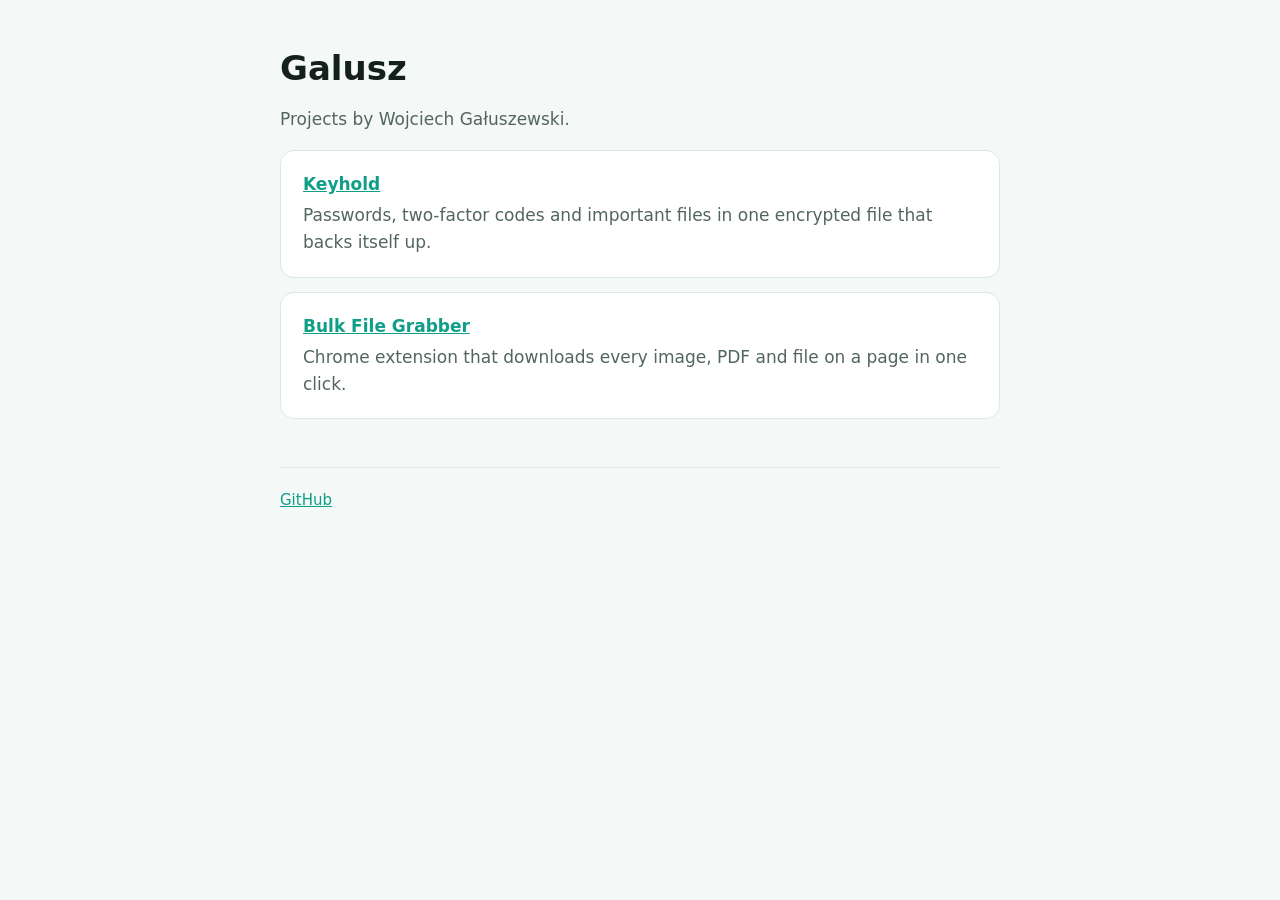
<file: index.html>
<!doctype html>
<html lang="en">
<head>
<meta charset="utf-8">
<meta name="viewport" content="width=device-width, initial-scale=1">
<title>Galusz — projects by Wojciech Gałuszewski</title>
<meta name="description" content="Projects by Wojciech Gałuszewski: Keyhold, a free password manager and two-factor authenticator for Windows, Android and the browser.">
<link rel="canonical" href="https://galusz.github.io/">
<link rel="stylesheet" href="/style.css">
</head>
<body>
<main>
<h1>Galusz</h1>
<p>Projects by Wojciech Gałuszewski.</p>
<div class="card"><h3><a href="/keyhold/">Keyhold</a></h3><p>Passwords, two-factor codes and important files in one encrypted file that backs itself up.</p></div>
<div class="card"><h3><a href="/bulk-file-grabber/">Bulk File Grabber</a></h3><p>Chrome extension that downloads every image, PDF and file on a page in one click.</p></div>
<footer><a href="https://github.com/Galusz">GitHub</a></footer>
</main>
</body>
</html>
</file>
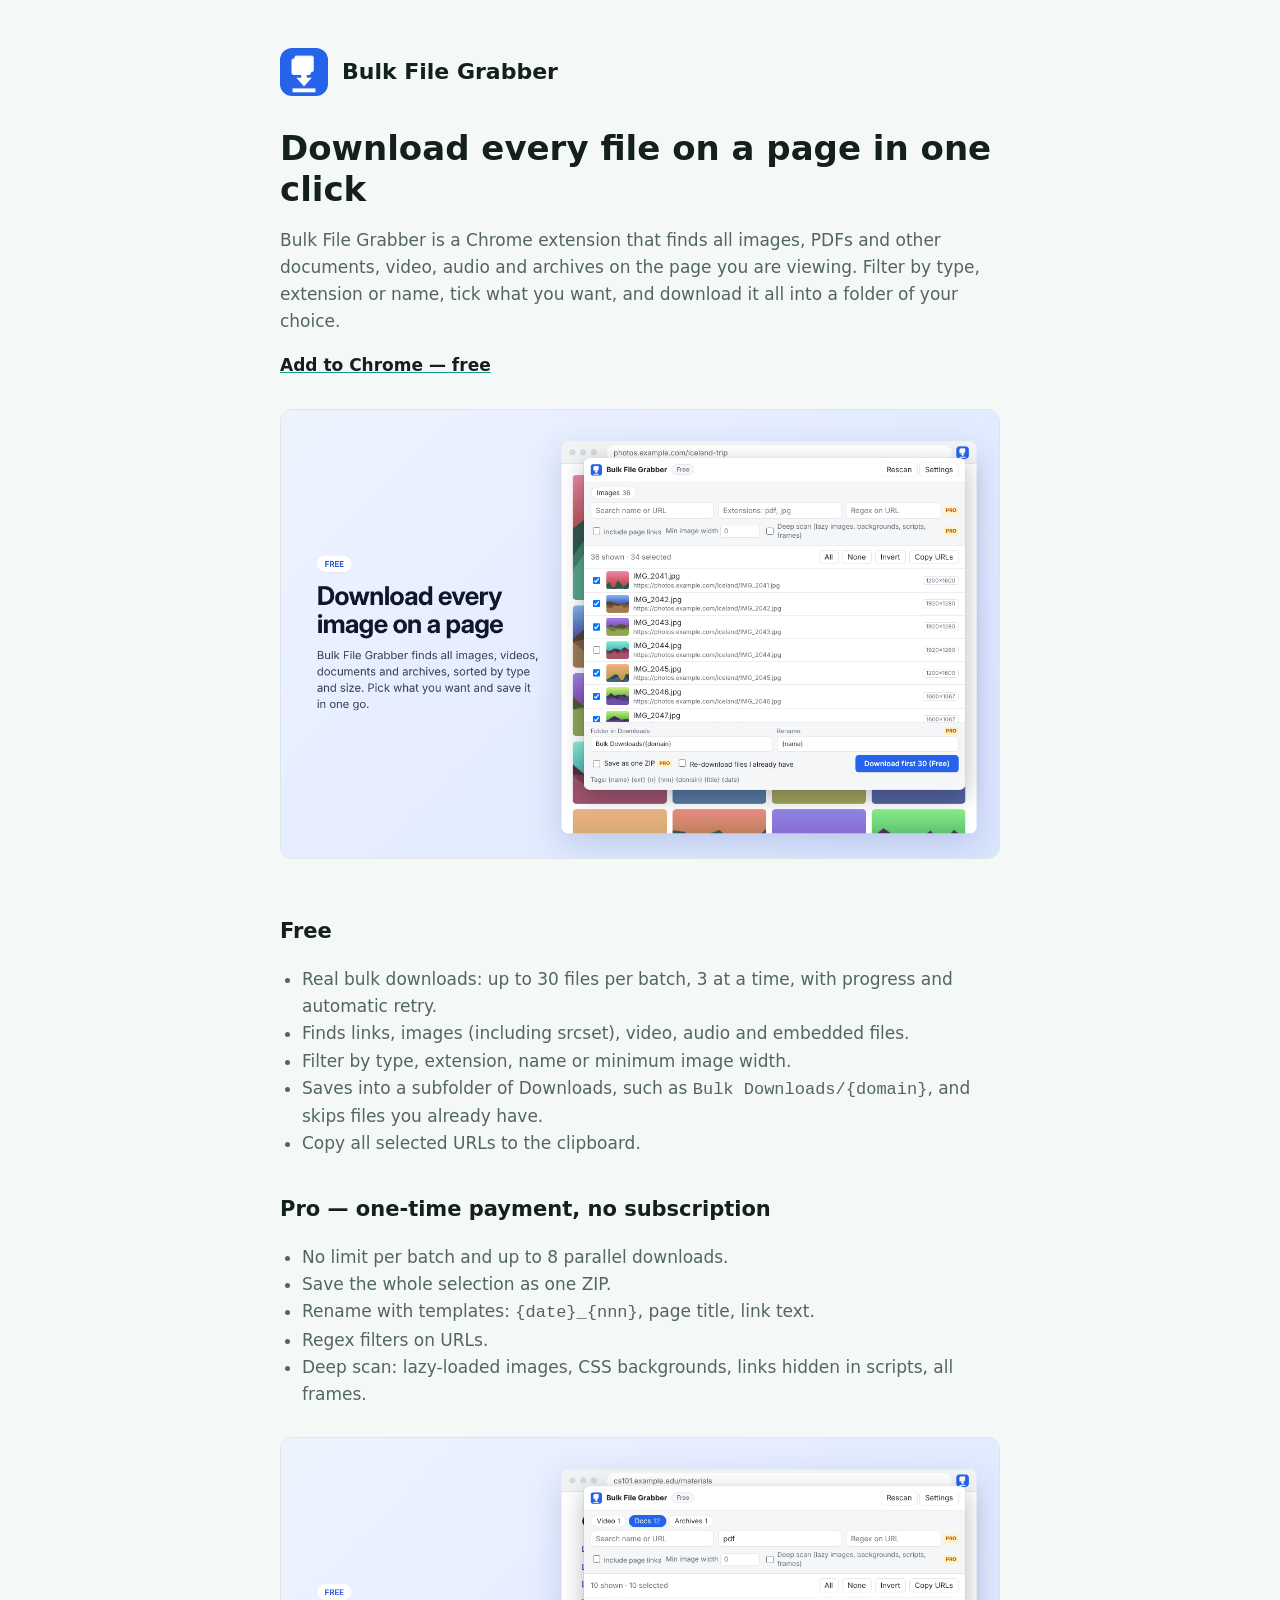
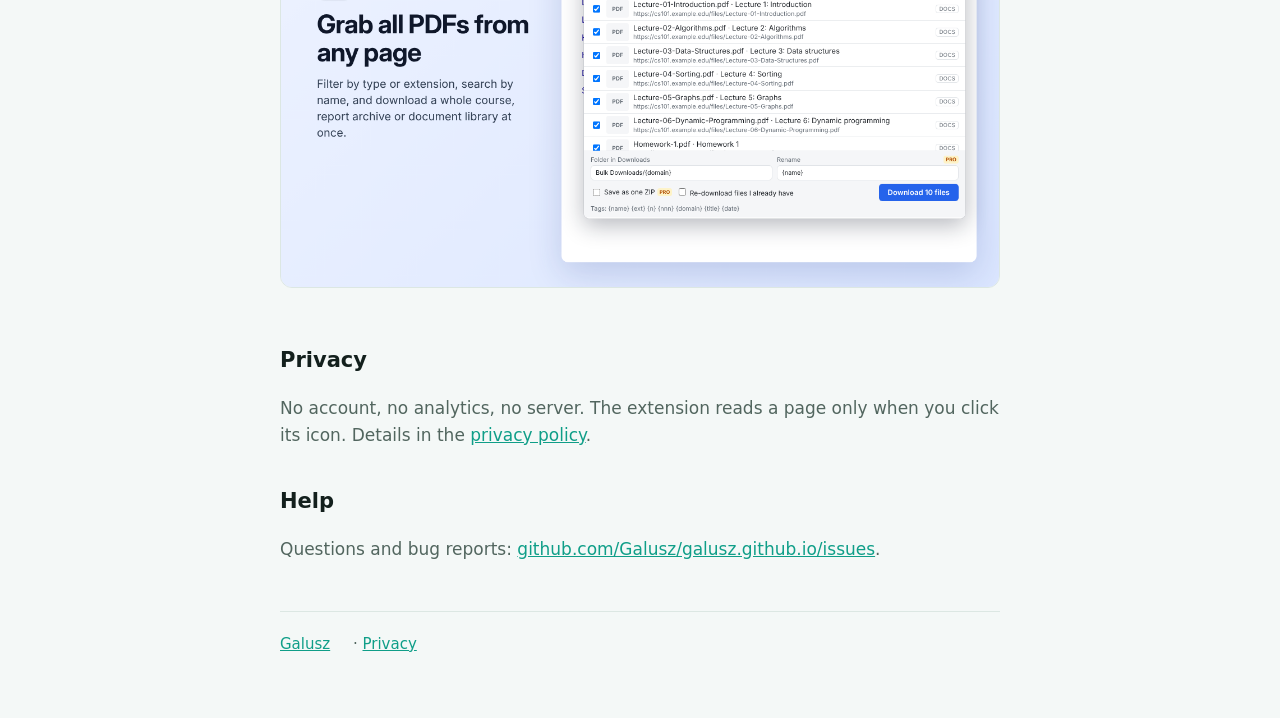
<file: bulk-file-grabber/index.html>
<!doctype html>
<html lang="en">
<head>
<meta charset="utf-8">
<meta name="viewport" content="width=device-width, initial-scale=1">
<title>Bulk File Grabber — download all images, PDFs and files from a page in Chrome</title>
<meta name="description" content="Free Chrome extension that finds every image, PDF, video, audio file and archive on a web page and downloads them in bulk into a folder you choose. Pro adds ZIP, renaming and regex.">
<link rel="canonical" href="https://galusz.github.io/bulk-file-grabber/">
<meta property="og:type" content="website">
<meta property="og:title" content="Bulk File Grabber for Chrome">
<meta property="og:description" content="Download every image, PDF and file on a page in one click.">
<meta property="og:url" content="https://galusz.github.io/bulk-file-grabber/">
<meta property="og:image" content="https://galusz.github.io/bulk-file-grabber/og.png">
<meta name="twitter:card" content="summary_large_image">
<link rel="icon" href="icon.png">
<link rel="stylesheet" href="/style.css">
<style>.shot{width:100%;border-radius:12px;border:1px solid var(--line);margin:12px 0}</style>
</head>
<body>
<main>
<header><img src="icon.png" alt=""><a href="./">Bulk File Grabber</a></header>

<h1>Download every file on a page in one click</h1>
<p>Bulk File Grabber is a Chrome extension that finds all images, PDFs and other documents, video, audio and archives on the page you are viewing. Filter by type, extension or name, tick what you want, and download it all into a folder of your choice.</p>
<p><a id="cws" href="https://chromewebstore.google.com/search/Bulk%20File%20Grabber"><strong>Add to Chrome — free</strong></a></p>

<img class="shot" src="screenshot-images.png" alt="Bulk File Grabber listing all images on a photo gallery page">

<h2>Free</h2>
<ul>
<li>Real bulk downloads: up to 30 files per batch, 3 at a time, with progress and automatic retry.</li>
<li>Finds links, images (including srcset), video, audio and embedded files.</li>
<li>Filter by type, extension, name or minimum image width.</li>
<li>Saves into a subfolder of Downloads, such as <code>Bulk Downloads/{domain}</code>, and skips files you already have.</li>
<li>Copy all selected URLs to the clipboard.</li>
</ul>

<h2>Pro — one-time payment, no subscription</h2>
<ul>
<li>No limit per batch and up to 8 parallel downloads.</li>
<li>Save the whole selection as one ZIP.</li>
<li>Rename with templates: <code>{date}_{nnn}</code>, page title, link text.</li>
<li>Regex filters on URLs.</li>
<li>Deep scan: lazy-loaded images, CSS backgrounds, links hidden in scripts, all frames.</li>
</ul>

<img class="shot" src="screenshot-docs.png" alt="Bulk File Grabber filtering all PDF files on a course page">

<h2>Privacy</h2>
<p>No account, no analytics, no server. The extension reads a page only when you click its icon. Details in the <a href="privacy.html">privacy policy</a>.</p>

<h2>Help</h2>
<p>Questions and bug reports: <a href="https://github.com/Galusz/galusz.github.io/issues">github.com/Galusz/galusz.github.io/issues</a>.</p>

<footer><a href="/">Galusz</a> · <a href="privacy.html">Privacy</a></footer>
</main>
</body>
</html>
</file>
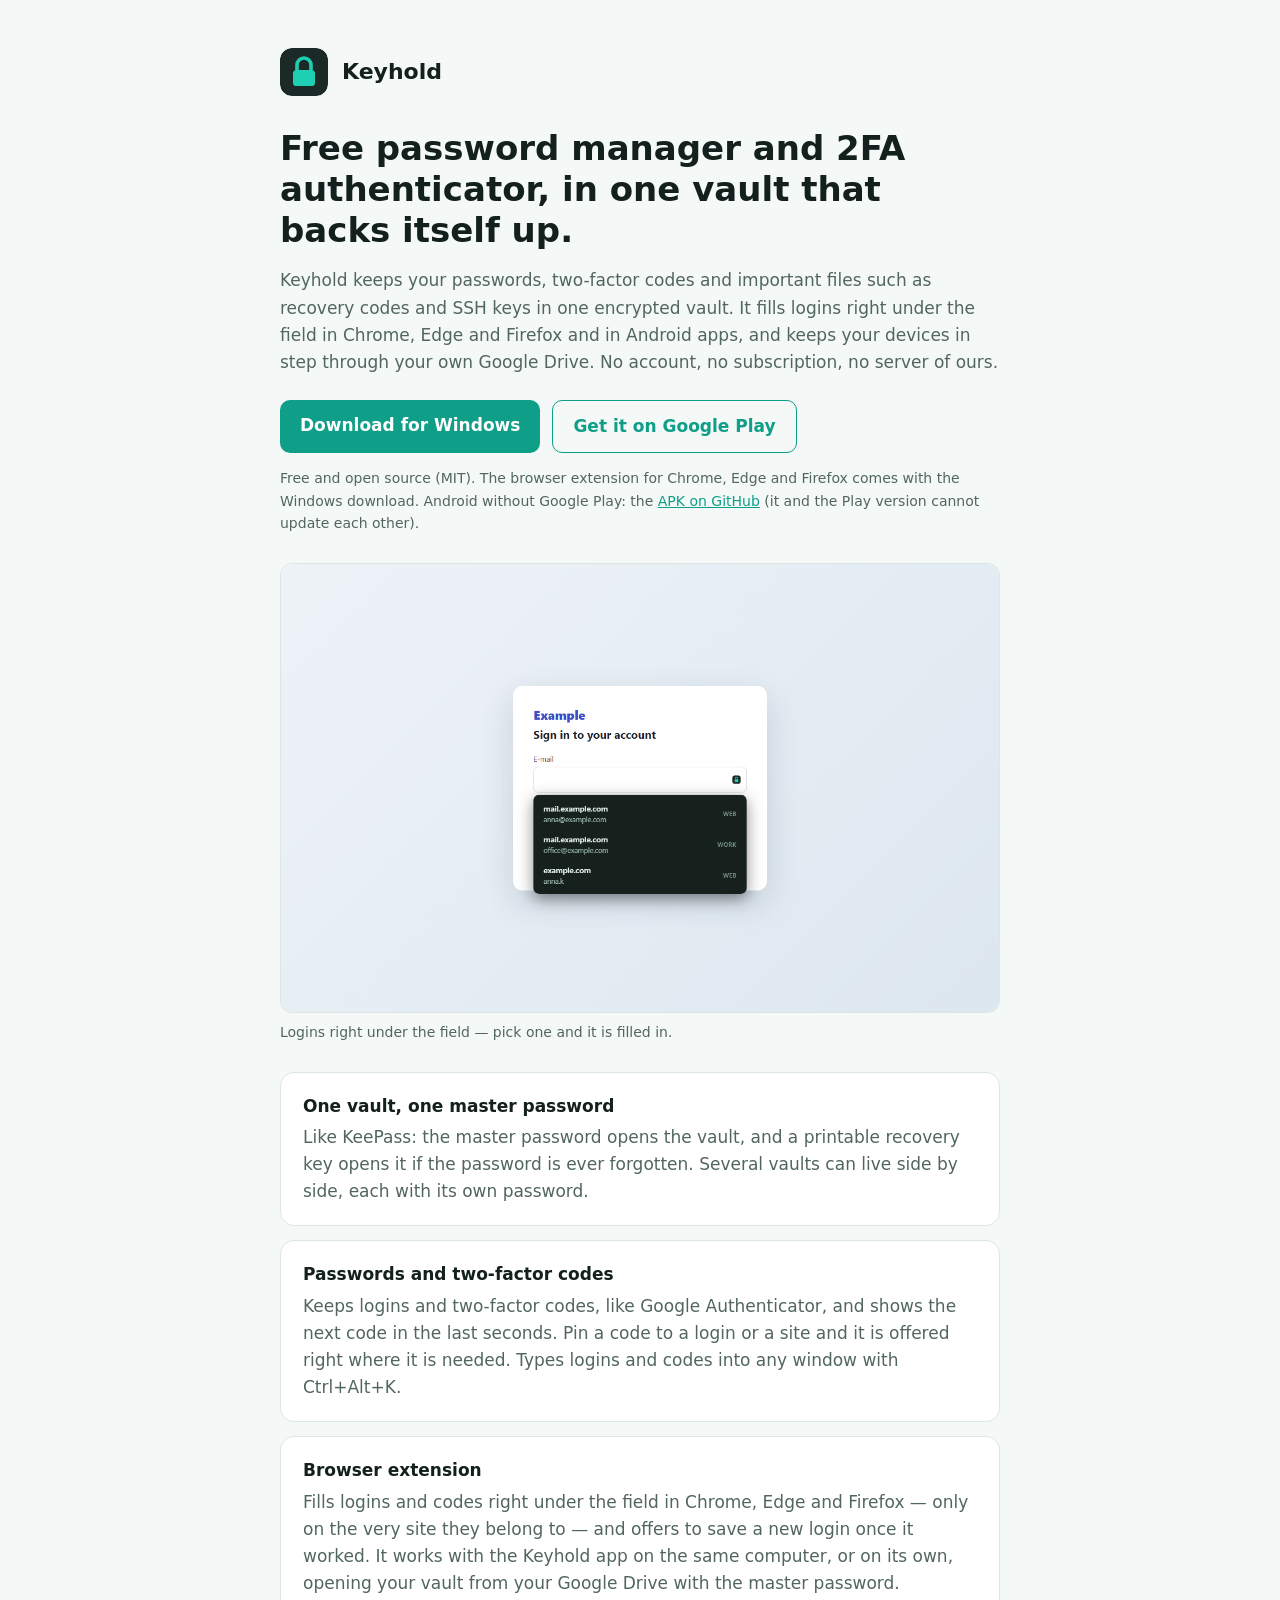
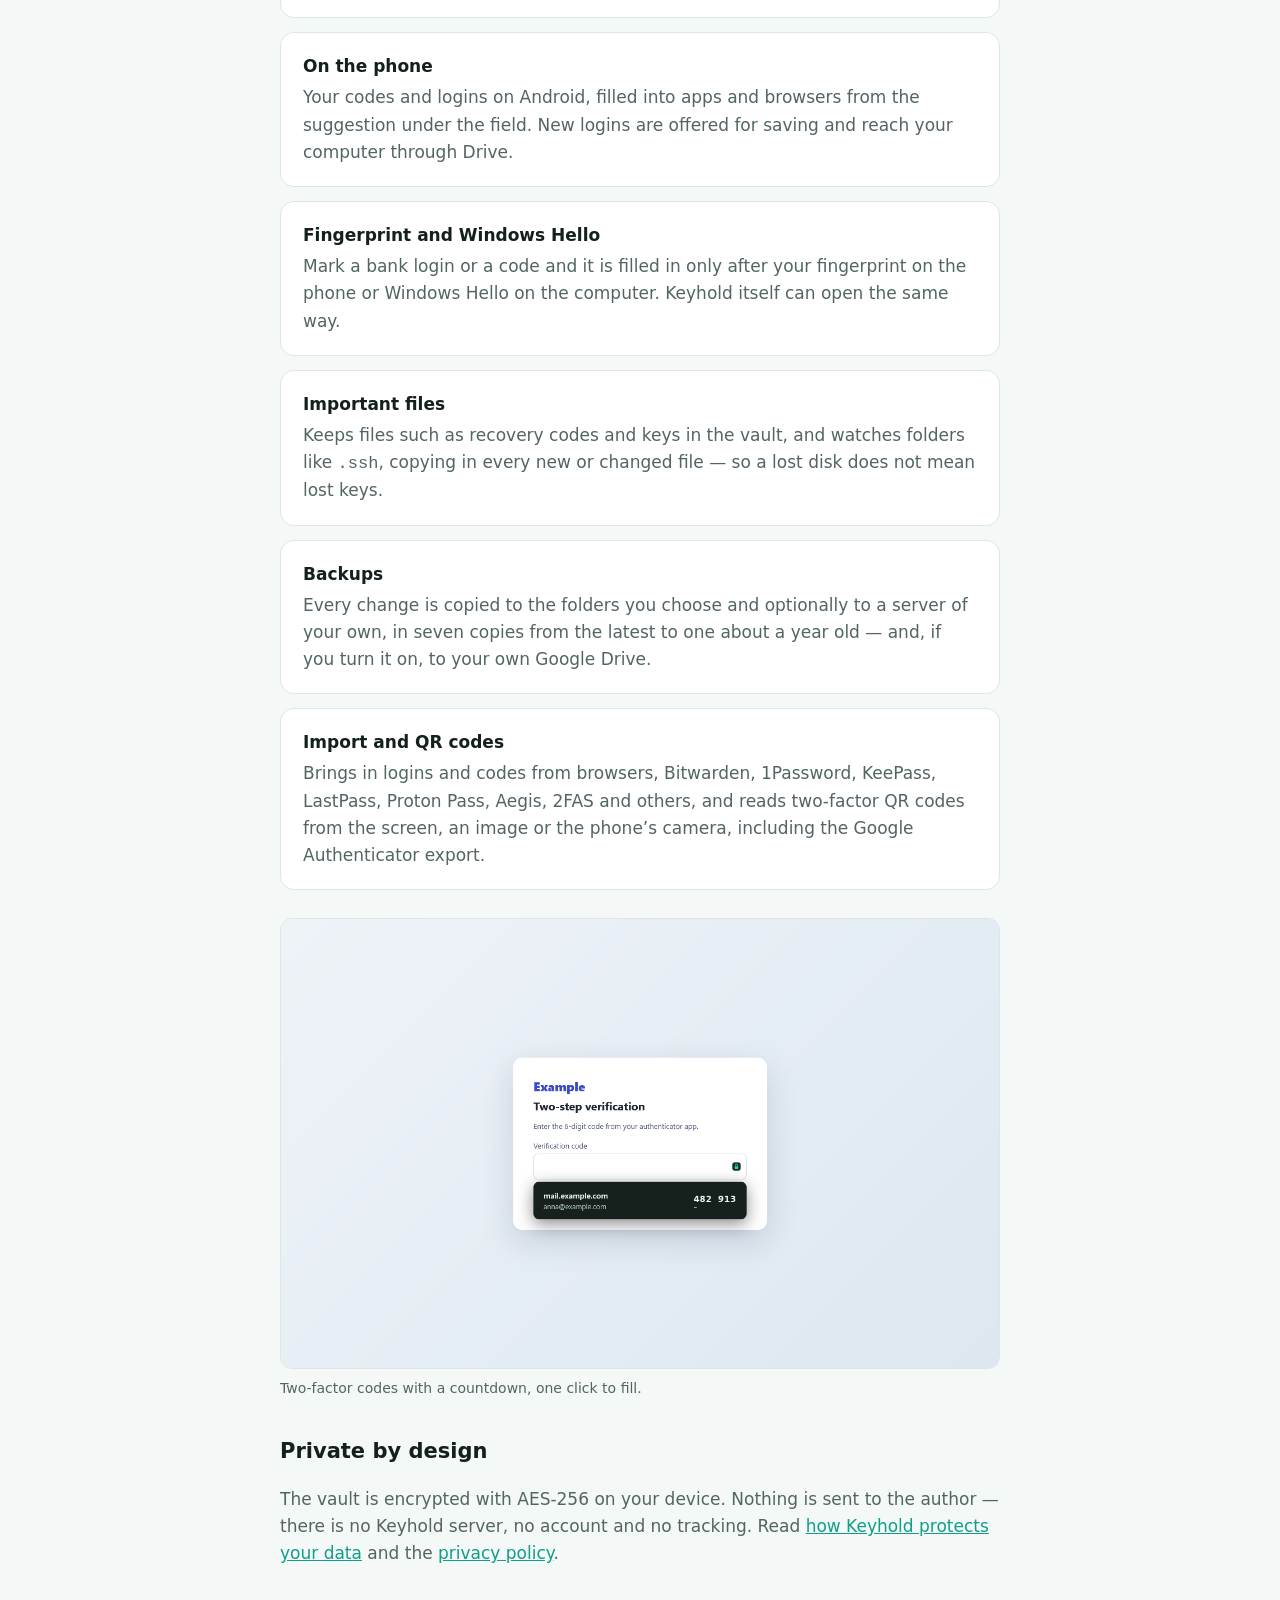
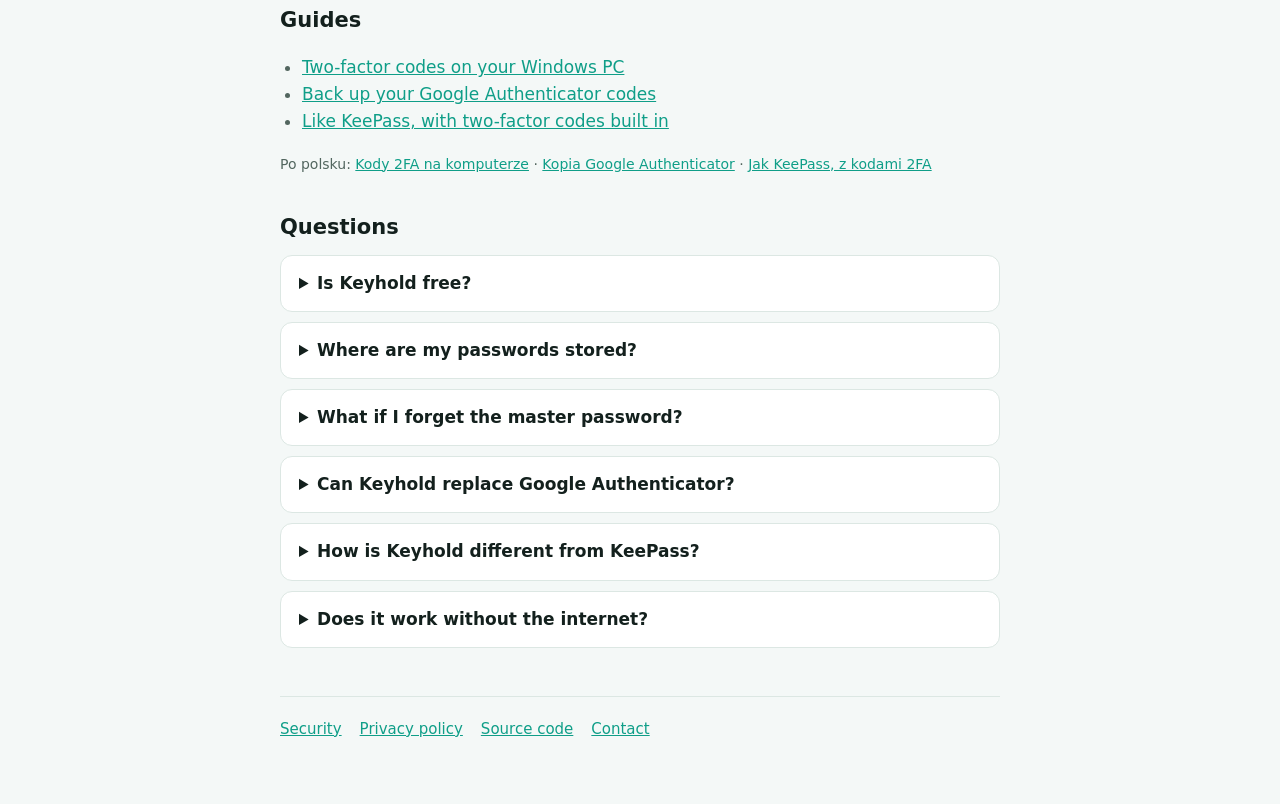
<file: keyhold/index.html>
<!doctype html>
<html lang="en">
<head>
<meta charset="utf-8">
<meta name="viewport" content="width=device-width, initial-scale=1">
<title>Keyhold — free password manager and 2FA authenticator for Windows, Android and your browser</title>
<meta name="description" content="Keyhold is a free, open-source password manager and two-factor authenticator in one encrypted vault. Fills logins in Chrome, Edge and Firefox, works on Windows and Android, backs itself up — no account, no cloud of ours.">
<link rel="canonical" href="https://galusz.github.io/keyhold/">
<link rel="icon" href="icon.svg">
<link rel="stylesheet" href="/style.css">
<meta property="og:type" content="website">
<meta property="og:site_name" content="Keyhold">
<meta property="og:title" content="Keyhold — free password manager and 2FA authenticator">
<meta property="og:description" content="Passwords, two-factor codes and important files in one encrypted vault that backs itself up. Windows, Android, Chrome, Edge and Firefox. No account, no server.">
<meta property="og:url" content="https://galusz.github.io/keyhold/">
<meta property="og:image" content="https://galusz.github.io/keyhold/og.png">
<meta property="og:image:width" content="1200">
<meta property="og:image:height" content="630">
<meta name="twitter:card" content="summary_large_image">
<meta name="twitter:image" content="https://galusz.github.io/keyhold/og.png">
<script type="application/ld+json">
{
  "@context": "https://schema.org",
  "@type": "SoftwareApplication",
  "name": "Keyhold",
  "applicationCategory": "SecurityApplication",
  "operatingSystem": "Windows 10, Windows 11, Android",
  "softwareVersion": "1.2.1",
  "description": "Free, open-source password manager and two-factor authenticator in one encrypted vault, with a browser extension for Chrome, Edge and Firefox.",
  "url": "https://galusz.github.io/keyhold/",
  "downloadUrl": "https://github.com/Galusz/keyhold/releases/latest",
  "image": "https://galusz.github.io/keyhold/og.png",
  "screenshot": "https://galusz.github.io/keyhold/screenshot-login.png",
  "license": "https://opensource.org/licenses/MIT",
  "offers": { "@type": "Offer", "price": "0", "priceCurrency": "USD" },
  "author": { "@type": "Person", "name": "Wojciech Gałuszewski", "url": "https://github.com/Galusz" }
}
</script>
<script type="application/ld+json">
{
  "@context": "https://schema.org",
  "@type": "FAQPage",
  "mainEntity": [
    { "@type": "Question", "name": "Is Keyhold free?", "acceptedAnswer": { "@type": "Answer", "text": "Yes. Keyhold is free and open source under the MIT license, with no subscription, no ads and no account." } },
    { "@type": "Question", "name": "Where are my passwords stored?", "acceptedAnswer": { "@type": "Answer", "text": "In one encrypted file on your own devices, and — if you turn it on — in your own Google Drive, already encrypted. There is no Keyhold server; nobody but you can open the vault." } },
    { "@type": "Question", "name": "What if I forget the master password?", "acceptedAnswer": { "@type": "Answer", "text": "Keyhold prints a recovery sheet when you make the vault. Its recovery key opens the vault and lets you choose a new master password." } },
    { "@type": "Question", "name": "Can Keyhold replace Google Authenticator?", "acceptedAnswer": { "@type": "Answer", "text": "Yes. It keeps two-factor codes (TOTP) on the phone and the computer, reads QR codes including the Google Authenticator export, and imports from Aegis, 2FAS, andOTP and FreeOTP+." } },
    { "@type": "Question", "name": "How is Keyhold different from KeePass?", "acceptedAnswer": { "@type": "Answer", "text": "Same idea — one vault, one master password, no cloud of ours — plus built-in two-factor codes, filling in the browser and in Android apps, and automatic backups. It imports KeePass files." } },
    { "@type": "Question", "name": "Does it work without the internet?", "acceptedAnswer": { "@type": "Answer", "text": "Yes. The vault lives on your device and works offline; backups go to folders you choose or your own server. Google Drive sync is optional." } }
  ]
}
</script>
</head>
<body>
<main>
<header><img src="icon.svg" alt=""><a href="./">Keyhold</a></header>

<h1>Free password manager and 2FA authenticator, in one vault that backs itself up.</h1>
<p>Keyhold keeps your passwords, two-factor codes and important files such as recovery codes and SSH keys in one encrypted vault. It fills logins right under the field in Chrome, Edge and Firefox and in Android apps, and keeps your devices in step through your own Google Drive. No account, no subscription, no server of ours.</p>

<div class="buttons">
<a class="btn" href="https://github.com/Galusz/keyhold/releases/latest">Download for Windows</a>
<a class="btn secondary" href="https://play.google.com/store/apps/details?id=pl.zkv.keyhold">Get it on Google Play</a>
</div>
<p class="small">Free and open source (MIT). The browser extension for Chrome, Edge and Firefox comes with the Windows download. Android without Google Play: the <a href="https://github.com/Galusz/keyhold/releases/latest">APK on GitHub</a> (it and the Play version cannot update each other).</p>

<figure class="shot"><img src="screenshot-login.png" width="1280" height="800" alt="Keyhold's list of logins right under a sign-in field in the browser"><figcaption>Logins right under the field — pick one and it is filled in.</figcaption></figure>

<div class="card"><h3>One vault, one master password</h3><p>Like KeePass: the master password opens the vault, and a printable recovery key opens it if the password is ever forgotten. Several vaults can live side by side, each with its own password.</p></div>
<div class="card"><h3>Passwords and two-factor codes</h3><p>Keeps logins and two-factor codes, like Google Authenticator, and shows the next code in the last seconds. Pin a code to a login or a site and it is offered right where it is needed. Types logins and codes into any window with Ctrl+Alt+K.</p></div>
<div class="card"><h3>Browser extension</h3><p>Fills logins and codes right under the field in Chrome, Edge and Firefox — only on the very site they belong to — and offers to save a new login once it worked. It works with the Keyhold app on the same computer, or on its own, opening your vault from your Google Drive with the master password.</p></div>
<div class="card"><h3>On the phone</h3><p>Your codes and logins on Android, filled into apps and browsers from the suggestion under the field. New logins are offered for saving and reach your computer through Drive.</p></div>
<div class="card"><h3>Fingerprint and Windows Hello</h3><p>Mark a bank login or a code and it is filled in only after your fingerprint on the phone or Windows Hello on the computer. Keyhold itself can open the same way.</p></div>
<div class="card"><h3>Important files</h3><p>Keeps files such as recovery codes and keys in the vault, and watches folders like <code>.ssh</code>, copying in every new or changed file — so a lost disk does not mean lost keys.</p></div>
<div class="card"><h3>Backups</h3><p>Every change is copied to the folders you choose and optionally to a server of your own, in seven copies from the latest to one about a year old — and, if you turn it on, to your own Google Drive.</p></div>
<div class="card"><h3>Import and QR codes</h3><p>Brings in logins and codes from browsers, Bitwarden, 1Password, KeePass, LastPass, Proton Pass, Aegis, 2FAS and others, and reads two-factor QR codes from the screen, an image or the phone’s camera, including the Google Authenticator export.</p></div>

<figure class="shot"><img src="screenshot-code.png" width="1280" height="800" alt="A two-factor code with its countdown offered under a code field" loading="lazy"><figcaption>Two-factor codes with a countdown, one click to fill.</figcaption></figure>

<h2>Private by design</h2>
<p>The vault is encrypted with AES-256 on your device. Nothing is sent to the author — there is no Keyhold server, no account and no tracking. Read <a href="security.html">how Keyhold protects your data</a> and the <a href="privacy.html">privacy policy</a>.</p>

<h2>Guides</h2>
<ul>
<li><a href="2fa-codes-on-windows.html">Two-factor codes on your Windows PC</a></li>
<li><a href="google-authenticator-backup.html">Back up your Google Authenticator codes</a></li>
<li><a href="keepass-with-2fa.html">Like KeePass, with two-factor codes built in</a></li>
</ul>
<p class="small">Po polsku: <a href="pl/kody-2fa-na-komputerze.html" hreflang="pl">Kody 2FA na komputerze</a> · <a href="pl/kopia-google-authenticator.html" hreflang="pl">Kopia Google Authenticator</a> · <a href="pl/keepass-z-kodami-2fa.html" hreflang="pl">Jak KeePass, z kodami 2FA</a></p>

<h2>Questions</h2>
<details><summary>Is Keyhold free?</summary><p>Yes. Keyhold is free and open source under the MIT license, with no subscription, no ads and no account.</p></details>
<details><summary>Where are my passwords stored?</summary><p>In one encrypted file on your own devices, and — if you turn it on — in your own Google Drive, already encrypted. There is no Keyhold server; nobody but you can open the vault.</p></details>
<details><summary>What if I forget the master password?</summary><p>Keyhold prints a recovery sheet when you make the vault. Its recovery key opens the vault and lets you choose a new master password.</p></details>
<details><summary>Can Keyhold replace Google Authenticator?</summary><p>Yes. It keeps two-factor codes (TOTP) on the phone and the computer, reads QR codes including the Google Authenticator export, and imports from Aegis, 2FAS, andOTP and FreeOTP+.</p></details>
<details><summary>How is Keyhold different from KeePass?</summary><p>Same idea — one vault, one master password, no cloud of ours — plus built-in two-factor codes, filling in the browser and in Android apps, and automatic backups. It imports KeePass files.</p></details>
<details><summary>Does it work without the internet?</summary><p>Yes. The vault lives on your device and works offline; backups go to folders you choose or your own server. Google Drive sync is optional.</p></details>

<footer><a href="security.html">Security</a><a href="privacy.html">Privacy policy</a><a href="https://github.com/Galusz/keyhold">Source code</a><a href="https://github.com/Galusz/keyhold/issues">Contact</a></footer>
</main>
</body>
</html>
</file>
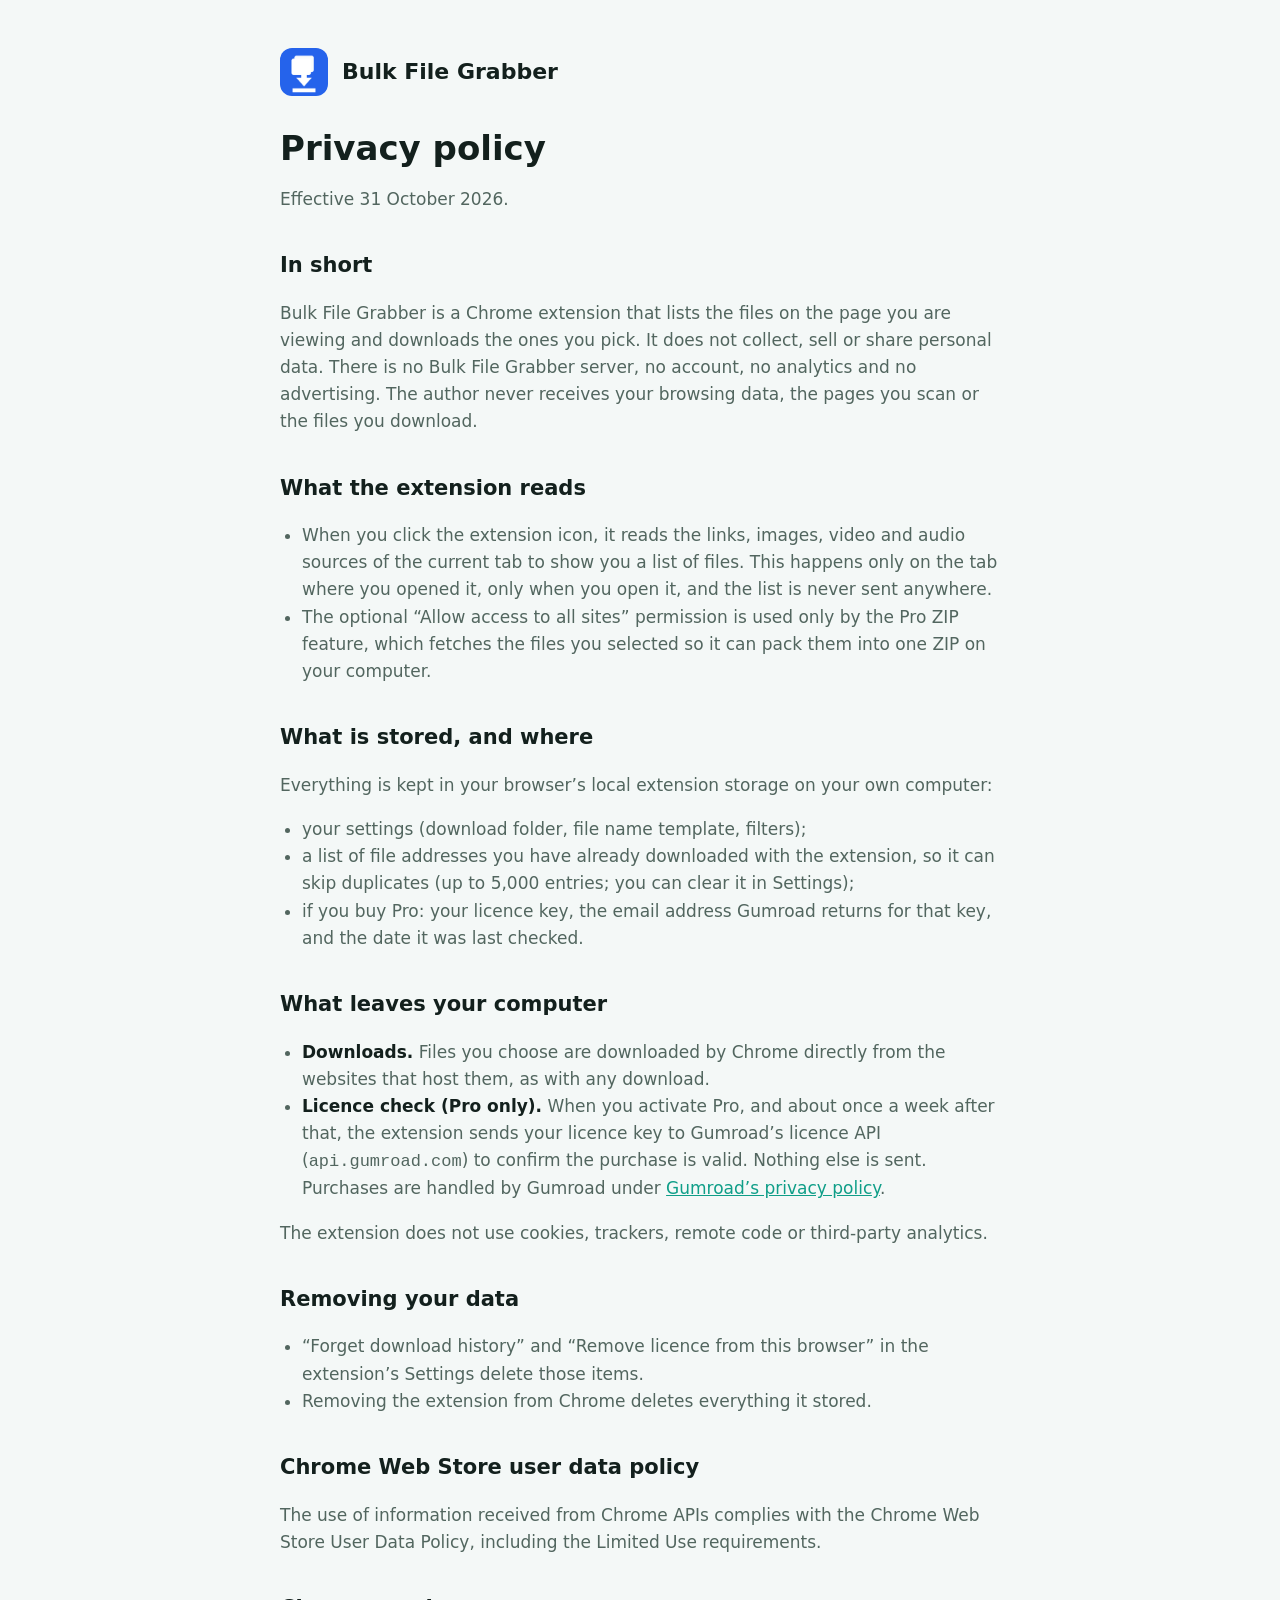
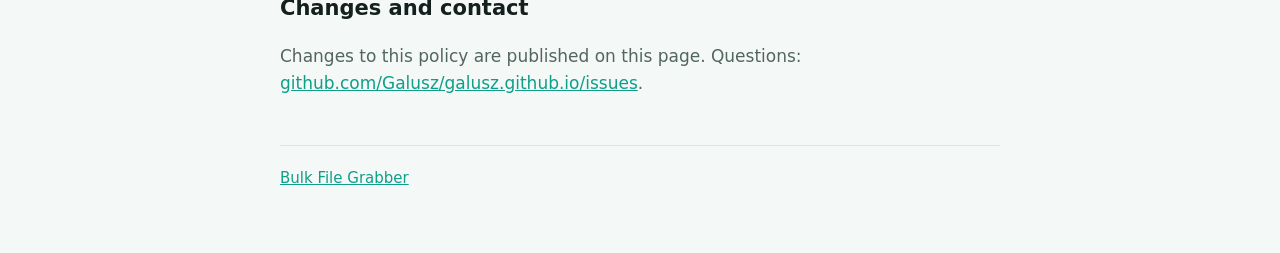
<file: bulk-file-grabber/privacy.html>
<!doctype html>
<html lang="en">
<head>
<meta charset="utf-8">
<meta name="viewport" content="width=device-width, initial-scale=1">
<title>Bulk File Grabber privacy policy</title>
<meta name="description" content="Bulk File Grabber collects no personal data, has no server and no analytics. Settings and download history stay in your browser. Only a Pro licence key is checked with Gumroad.">
<link rel="canonical" href="https://galusz.github.io/bulk-file-grabber/privacy.html">
<link rel="icon" href="icon.png">
<link rel="stylesheet" href="/style.css">
</head>
<body>
<main>
<header><img src="icon.png" alt=""><a href="./">Bulk File Grabber</a></header>

<h1>Privacy policy</h1>
<p>Effective 31 October 2026.</p>

<h2>In short</h2>
<p>Bulk File Grabber is a Chrome extension that lists the files on the page you are viewing and downloads the ones you pick. It does not collect, sell or share personal data. There is no Bulk File Grabber server, no account, no analytics and no advertising. The author never receives your browsing data, the pages you scan or the files you download.</p>

<h2>What the extension reads</h2>
<ul>
<li>When you click the extension icon, it reads the links, images, video and audio sources of the current tab to show you a list of files. This happens only on the tab where you opened it, only when you open it, and the list is never sent anywhere.</li>
<li>The optional “Allow access to all sites” permission is used only by the Pro ZIP feature, which fetches the files you selected so it can pack them into one ZIP on your computer.</li>
</ul>

<h2>What is stored, and where</h2>
<p>Everything is kept in your browser’s local extension storage on your own computer:</p>
<ul>
<li>your settings (download folder, file name template, filters);</li>
<li>a list of file addresses you have already downloaded with the extension, so it can skip duplicates (up to 5,000 entries; you can clear it in Settings);</li>
<li>if you buy Pro: your licence key, the email address Gumroad returns for that key, and the date it was last checked.</li>
</ul>

<h2>What leaves your computer</h2>
<ul>
<li><strong>Downloads.</strong> Files you choose are downloaded by Chrome directly from the websites that host them, as with any download.</li>
<li><strong>Licence check (Pro only).</strong> When you activate Pro, and about once a week after that, the extension sends your licence key to Gumroad’s licence API (<code>api.gumroad.com</code>) to confirm the purchase is valid. Nothing else is sent. Purchases are handled by Gumroad under <a href="https://gumroad.com/privacy">Gumroad’s privacy policy</a>.</li>
</ul>
<p>The extension does not use cookies, trackers, remote code or third-party analytics.</p>

<h2>Removing your data</h2>
<ul>
<li>“Forget download history” and “Remove licence from this browser” in the extension’s Settings delete those items.</li>
<li>Removing the extension from Chrome deletes everything it stored.</li>
</ul>

<h2>Chrome Web Store user data policy</h2>
<p>The use of information received from Chrome APIs complies with the Chrome Web Store User Data Policy, including the Limited Use requirements.</p>

<h2>Changes and contact</h2>
<p>Changes to this policy are published on this page. Questions: <a href="https://github.com/Galusz/galusz.github.io/issues">github.com/Galusz/galusz.github.io/issues</a>.</p>

<footer><a href="./">Bulk File Grabber</a></footer>
</main>
</body>
</html>
</file>
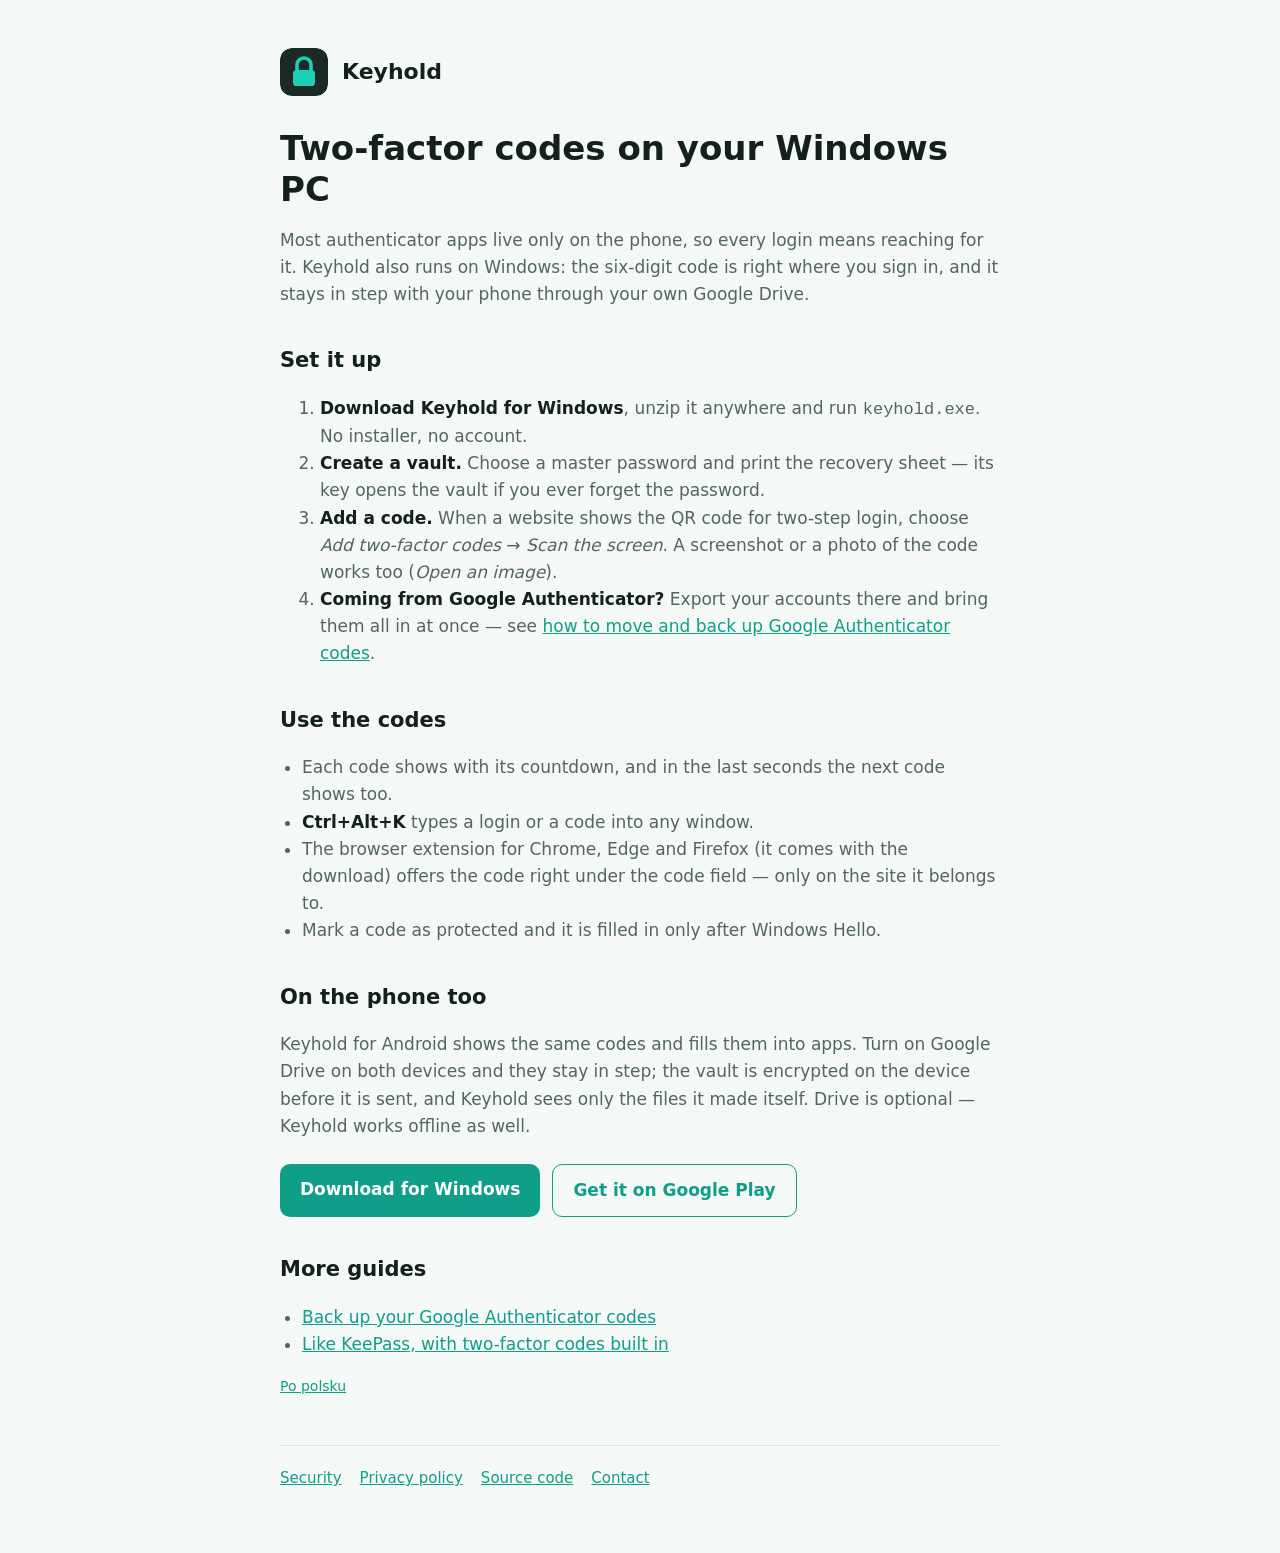
<file: keyhold/2fa-codes-on-windows.html>
<!doctype html>
<html lang="en">
<head>
<meta charset="utf-8">
<meta name="viewport" content="width=device-width, initial-scale=1">
<title>Two-factor (2FA) codes on your Windows PC — Keyhold</title>
<meta name="description" content="Get your 2FA codes on a Windows computer: scan the QR code from the screen, type codes with Ctrl+Alt+K, fill them in Chrome, Edge and Firefox, and keep them in step with your phone.">
<link rel="canonical" href="https://galusz.github.io/keyhold/2fa-codes-on-windows.html">
<link rel="alternate" hreflang="en" href="https://galusz.github.io/keyhold/2fa-codes-on-windows.html">
<link rel="alternate" hreflang="pl" href="https://galusz.github.io/keyhold/pl/kody-2fa-na-komputerze.html">
<link rel="alternate" hreflang="x-default" href="https://galusz.github.io/keyhold/2fa-codes-on-windows.html">
<link rel="icon" href="icon.svg">
<link rel="stylesheet" href="/style.css">
<meta property="og:type" content="article">
<meta property="og:site_name" content="Keyhold">
<meta property="og:title" content="Two-factor codes on your Windows PC">
<meta property="og:description" content="Get your 2FA codes on a Windows computer: scan the QR code from the screen, type codes with Ctrl+Alt+K, fill them in Chrome, Edge and Firefox, and keep them in step with your phone.">
<meta property="og:url" content="https://galusz.github.io/keyhold/2fa-codes-on-windows.html">
<meta property="og:image" content="https://galusz.github.io/keyhold/og.png">
<meta name="twitter:card" content="summary_large_image">
</head>
<body>
<main>
<header><img src="icon.svg" alt=""><a href="">Keyhold</a></header>

<h1>Two-factor codes on your Windows PC</h1>
<p>Most authenticator apps live only on the phone, so every login means reaching for it. Keyhold also runs on Windows: the six-digit code is right where you sign in, and it stays in step with your phone through your own Google Drive.</p>

<h2>Set it up</h2>
<ol>
<li><strong>Download Keyhold for Windows</strong>, unzip it anywhere and run <code>keyhold.exe</code>. No installer, no account.</li>
<li><strong>Create a vault.</strong> Choose a master password and print the recovery sheet — its key opens the vault if you ever forget the password.</li>
<li><strong>Add a code.</strong> When a website shows the QR code for two-step login, choose <em>Add two-factor codes</em> → <em>Scan the screen</em>. A screenshot or a photo of the code works too (<em>Open an image</em>).</li>
<li><strong>Coming from Google Authenticator?</strong> Export your accounts there and bring them all in at once — see <a href="google-authenticator-backup.html">how to move and back up Google Authenticator codes</a>.</li>
</ol>

<h2>Use the codes</h2>
<ul>
<li>Each code shows with its countdown, and in the last seconds the next code shows too.</li>
<li><strong>Ctrl+Alt+K</strong> types a login or a code into any window.</li>
<li>The browser extension for Chrome, Edge and Firefox (it comes with the download) offers the code right under the code field — only on the site it belongs to.</li>
<li>Mark a code as protected and it is filled in only after Windows Hello.</li>
</ul>

<h2>On the phone too</h2>
<p>Keyhold for Android shows the same codes and fills them into apps. Turn on Google Drive on both devices and they stay in step; the vault is encrypted on the device before it is sent, and Keyhold sees only the files it made itself. Drive is optional — Keyhold works offline as well.</p>

<div class="buttons">
<a class="btn" href="https://github.com/Galusz/keyhold/releases/latest">Download for Windows</a>
<a class="btn secondary" href="https://play.google.com/store/apps/details?id=pl.zkv.keyhold">Get it on Google Play</a>
</div>

<h2>More guides</h2>
<ul><li><a href="google-authenticator-backup.html">Back up your Google Authenticator codes</a></li><li><a href="keepass-with-2fa.html">Like KeePass, with two-factor codes built in</a></li></ul>
<p class="small"><a href="pl/kody-2fa-na-komputerze.html" hreflang="pl">Po polsku</a></p>

<footer><a href="security.html">Security</a><a href="privacy.html">Privacy policy</a><a href="https://github.com/Galusz/keyhold">Source code</a><a href="https://github.com/Galusz/keyhold/issues">Contact</a></footer>
</main>
</body>
</html>
</file>
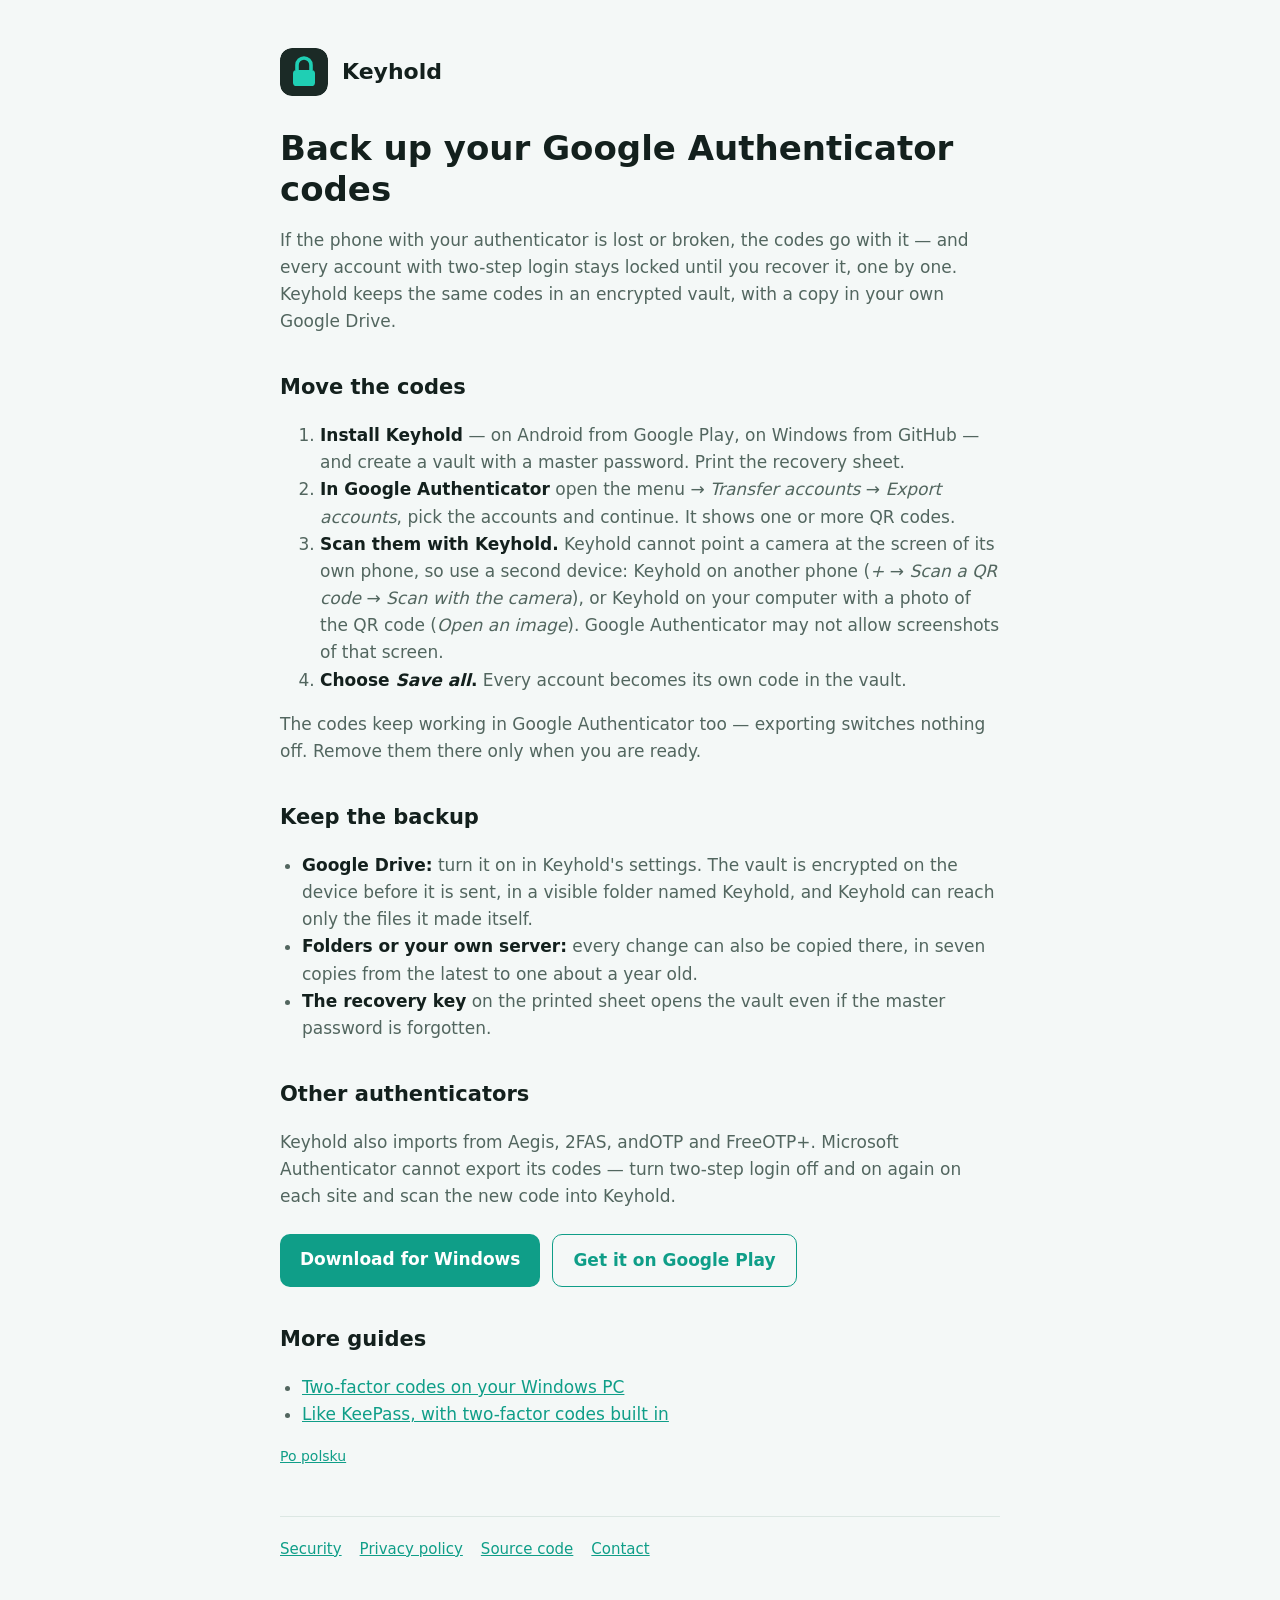
<file: keyhold/google-authenticator-backup.html>
<!doctype html>
<html lang="en">
<head>
<meta charset="utf-8">
<meta name="viewport" content="width=device-width, initial-scale=1">
<title>Back up Google Authenticator codes — Keyhold</title>
<meta name="description" content="Move your Google Authenticator codes into Keyhold in one scan and keep an encrypted copy in your own Google Drive, so a lost phone does not lock you out of your accounts.">
<link rel="canonical" href="https://galusz.github.io/keyhold/google-authenticator-backup.html">
<link rel="alternate" hreflang="en" href="https://galusz.github.io/keyhold/google-authenticator-backup.html">
<link rel="alternate" hreflang="pl" href="https://galusz.github.io/keyhold/pl/kopia-google-authenticator.html">
<link rel="alternate" hreflang="x-default" href="https://galusz.github.io/keyhold/google-authenticator-backup.html">
<link rel="icon" href="icon.svg">
<link rel="stylesheet" href="/style.css">
<meta property="og:type" content="article">
<meta property="og:site_name" content="Keyhold">
<meta property="og:title" content="Back up your Google Authenticator codes">
<meta property="og:description" content="Move your Google Authenticator codes into Keyhold in one scan and keep an encrypted copy in your own Google Drive, so a lost phone does not lock you out of your accounts.">
<meta property="og:url" content="https://galusz.github.io/keyhold/google-authenticator-backup.html">
<meta property="og:image" content="https://galusz.github.io/keyhold/og.png">
<meta name="twitter:card" content="summary_large_image">
</head>
<body>
<main>
<header><img src="icon.svg" alt=""><a href="">Keyhold</a></header>

<h1>Back up your Google Authenticator codes</h1>
<p>If the phone with your authenticator is lost or broken, the codes go with it — and every account with two-step login stays locked until you recover it, one by one. Keyhold keeps the same codes in an encrypted vault, with a copy in your own Google Drive.</p>

<h2>Move the codes</h2>
<ol>
<li><strong>Install Keyhold</strong> — on Android from Google Play, on Windows from GitHub — and create a vault with a master password. Print the recovery sheet.</li>
<li><strong>In Google Authenticator</strong> open the menu → <em>Transfer accounts</em> → <em>Export accounts</em>, pick the accounts and continue. It shows one or more QR codes.</li>
<li><strong>Scan them with Keyhold.</strong> Keyhold cannot point a camera at the screen of its own phone, so use a second device: Keyhold on another phone (<em>+</em> → <em>Scan a QR code</em> → <em>Scan with the camera</em>), or Keyhold on your computer with a photo of the QR code (<em>Open an image</em>). Google Authenticator may not allow screenshots of that screen.</li>
<li><strong>Choose <em>Save all</em>.</strong> Every account becomes its own code in the vault.</li>
</ol>
<p>The codes keep working in Google Authenticator too — exporting switches nothing off. Remove them there only when you are ready.</p>

<h2>Keep the backup</h2>
<ul>
<li><strong>Google Drive:</strong> turn it on in Keyhold's settings. The vault is encrypted on the device before it is sent, in a visible folder named Keyhold, and Keyhold can reach only the files it made itself.</li>
<li><strong>Folders or your own server:</strong> every change can also be copied there, in seven copies from the latest to one about a year old.</li>
<li><strong>The recovery key</strong> on the printed sheet opens the vault even if the master password is forgotten.</li>
</ul>

<h2>Other authenticators</h2>
<p>Keyhold also imports from Aegis, 2FAS, andOTP and FreeOTP+. Microsoft Authenticator cannot export its codes — turn two-step login off and on again on each site and scan the new code into Keyhold.</p>

<div class="buttons">
<a class="btn" href="https://github.com/Galusz/keyhold/releases/latest">Download for Windows</a>
<a class="btn secondary" href="https://play.google.com/store/apps/details?id=pl.zkv.keyhold">Get it on Google Play</a>
</div>

<h2>More guides</h2>
<ul><li><a href="2fa-codes-on-windows.html">Two-factor codes on your Windows PC</a></li><li><a href="keepass-with-2fa.html">Like KeePass, with two-factor codes built in</a></li></ul>
<p class="small"><a href="pl/kopia-google-authenticator.html" hreflang="pl">Po polsku</a></p>

<footer><a href="security.html">Security</a><a href="privacy.html">Privacy policy</a><a href="https://github.com/Galusz/keyhold">Source code</a><a href="https://github.com/Galusz/keyhold/issues">Contact</a></footer>
</main>
</body>
</html>
</file>
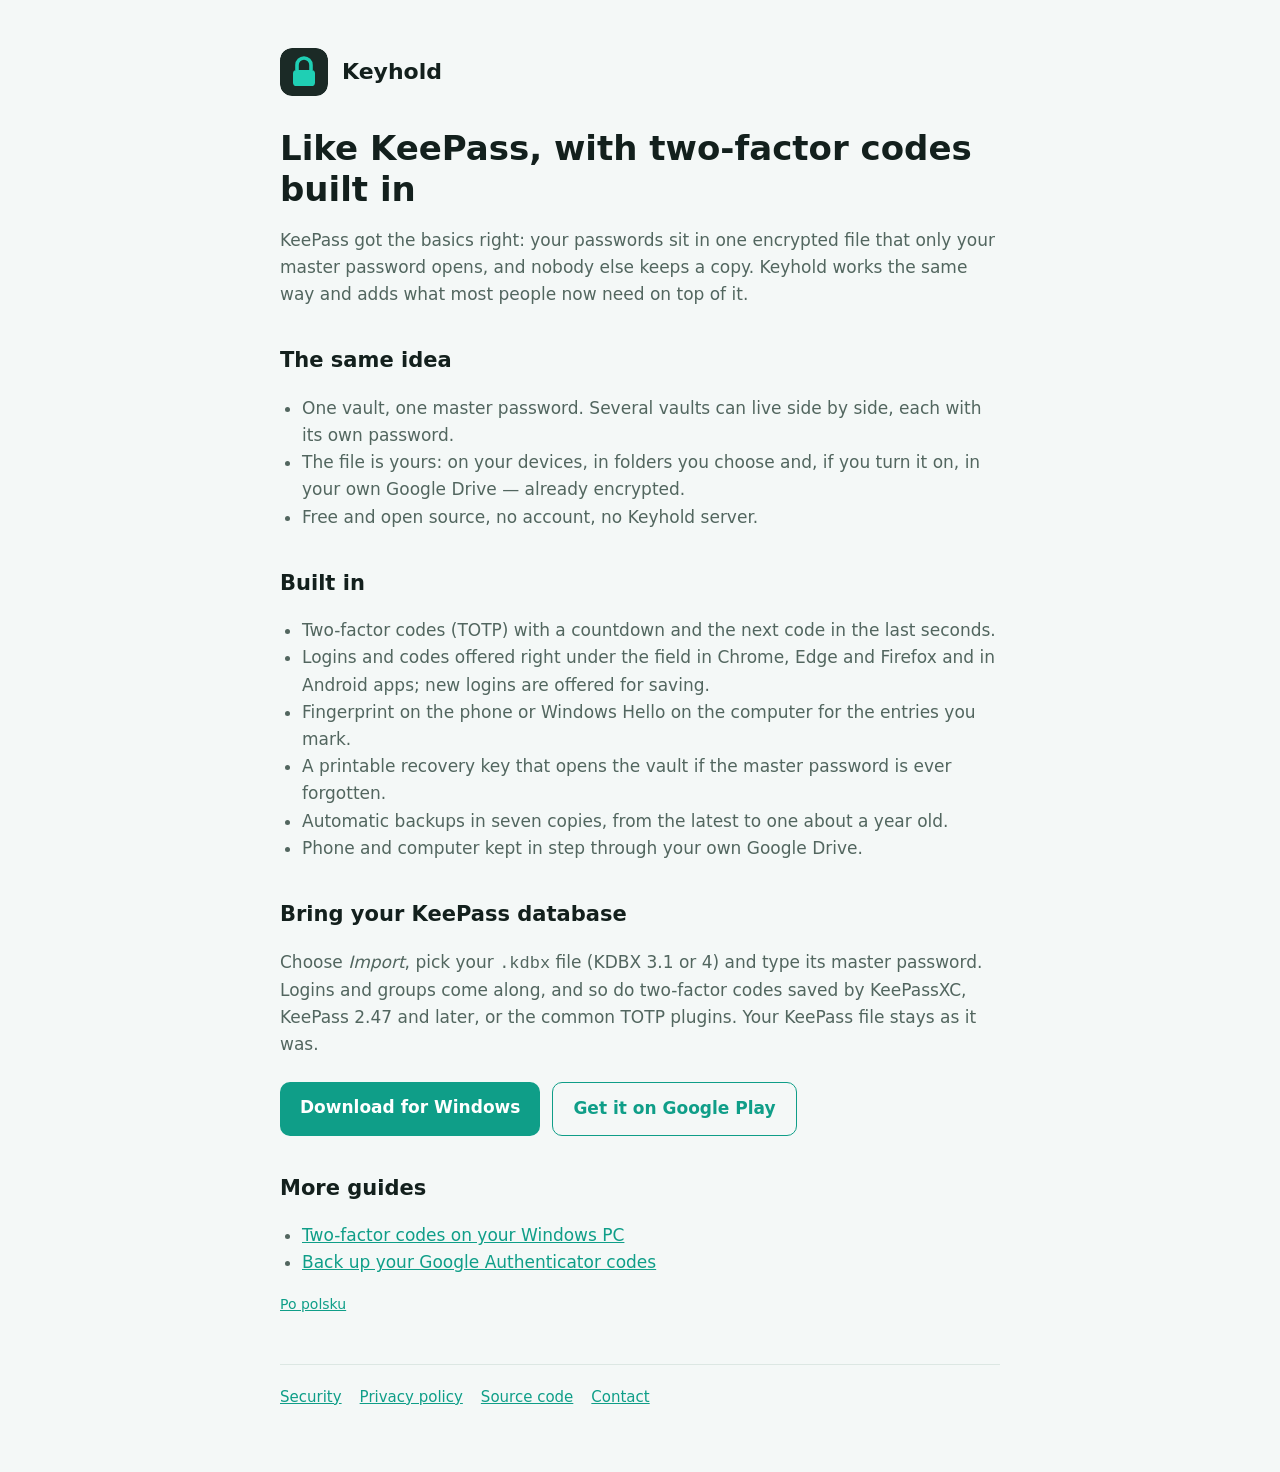
<file: keyhold/keepass-with-2fa.html>
<!doctype html>
<html lang="en">
<head>
<meta charset="utf-8">
<meta name="viewport" content="width=device-width, initial-scale=1">
<title>A KeePass-style password vault with 2FA codes built in — Keyhold</title>
<meta name="description" content="Keyhold keeps the KeePass idea — one vault, one master password, no cloud of ours — and adds two-factor codes, filling in the browser and Android apps, and automatic backups. It opens KeePass .kdbx files.">
<link rel="canonical" href="https://galusz.github.io/keyhold/keepass-with-2fa.html">
<link rel="alternate" hreflang="en" href="https://galusz.github.io/keyhold/keepass-with-2fa.html">
<link rel="alternate" hreflang="pl" href="https://galusz.github.io/keyhold/pl/keepass-z-kodami-2fa.html">
<link rel="alternate" hreflang="x-default" href="https://galusz.github.io/keyhold/keepass-with-2fa.html">
<link rel="icon" href="icon.svg">
<link rel="stylesheet" href="/style.css">
<meta property="og:type" content="article">
<meta property="og:site_name" content="Keyhold">
<meta property="og:title" content="Like KeePass, with two-factor codes built in">
<meta property="og:description" content="Keyhold keeps the KeePass idea — one vault, one master password, no cloud of ours — and adds two-factor codes, filling in the browser and Android apps, and automatic backups. It opens KeePass .kdbx files.">
<meta property="og:url" content="https://galusz.github.io/keyhold/keepass-with-2fa.html">
<meta property="og:image" content="https://galusz.github.io/keyhold/og.png">
<meta name="twitter:card" content="summary_large_image">
</head>
<body>
<main>
<header><img src="icon.svg" alt=""><a href="">Keyhold</a></header>

<h1>Like KeePass, with two-factor codes built in</h1>
<p>KeePass got the basics right: your passwords sit in one encrypted file that only your master password opens, and nobody else keeps a copy. Keyhold works the same way and adds what most people now need on top of it.</p>

<h2>The same idea</h2>
<ul>
<li>One vault, one master password. Several vaults can live side by side, each with its own password.</li>
<li>The file is yours: on your devices, in folders you choose and, if you turn it on, in your own Google Drive — already encrypted.</li>
<li>Free and open source, no account, no Keyhold server.</li>
</ul>

<h2>Built in</h2>
<ul>
<li>Two-factor codes (TOTP) with a countdown and the next code in the last seconds.</li>
<li>Logins and codes offered right under the field in Chrome, Edge and Firefox and in Android apps; new logins are offered for saving.</li>
<li>Fingerprint on the phone or Windows Hello on the computer for the entries you mark.</li>
<li>A printable recovery key that opens the vault if the master password is ever forgotten.</li>
<li>Automatic backups in seven copies, from the latest to one about a year old.</li>
<li>Phone and computer kept in step through your own Google Drive.</li>
</ul>

<h2>Bring your KeePass database</h2>
<p>Choose <em>Import</em>, pick your <code>.kdbx</code> file (KDBX 3.1 or 4) and type its master password. Logins and groups come along, and so do two-factor codes saved by KeePassXC, KeePass 2.47 and later, or the common TOTP plugins. Your KeePass file stays as it was.</p>

<div class="buttons">
<a class="btn" href="https://github.com/Galusz/keyhold/releases/latest">Download for Windows</a>
<a class="btn secondary" href="https://play.google.com/store/apps/details?id=pl.zkv.keyhold">Get it on Google Play</a>
</div>

<h2>More guides</h2>
<ul><li><a href="2fa-codes-on-windows.html">Two-factor codes on your Windows PC</a></li><li><a href="google-authenticator-backup.html">Back up your Google Authenticator codes</a></li></ul>
<p class="small"><a href="pl/keepass-z-kodami-2fa.html" hreflang="pl">Po polsku</a></p>

<footer><a href="security.html">Security</a><a href="privacy.html">Privacy policy</a><a href="https://github.com/Galusz/keyhold">Source code</a><a href="https://github.com/Galusz/keyhold/issues">Contact</a></footer>
</main>
</body>
</html>
</file>
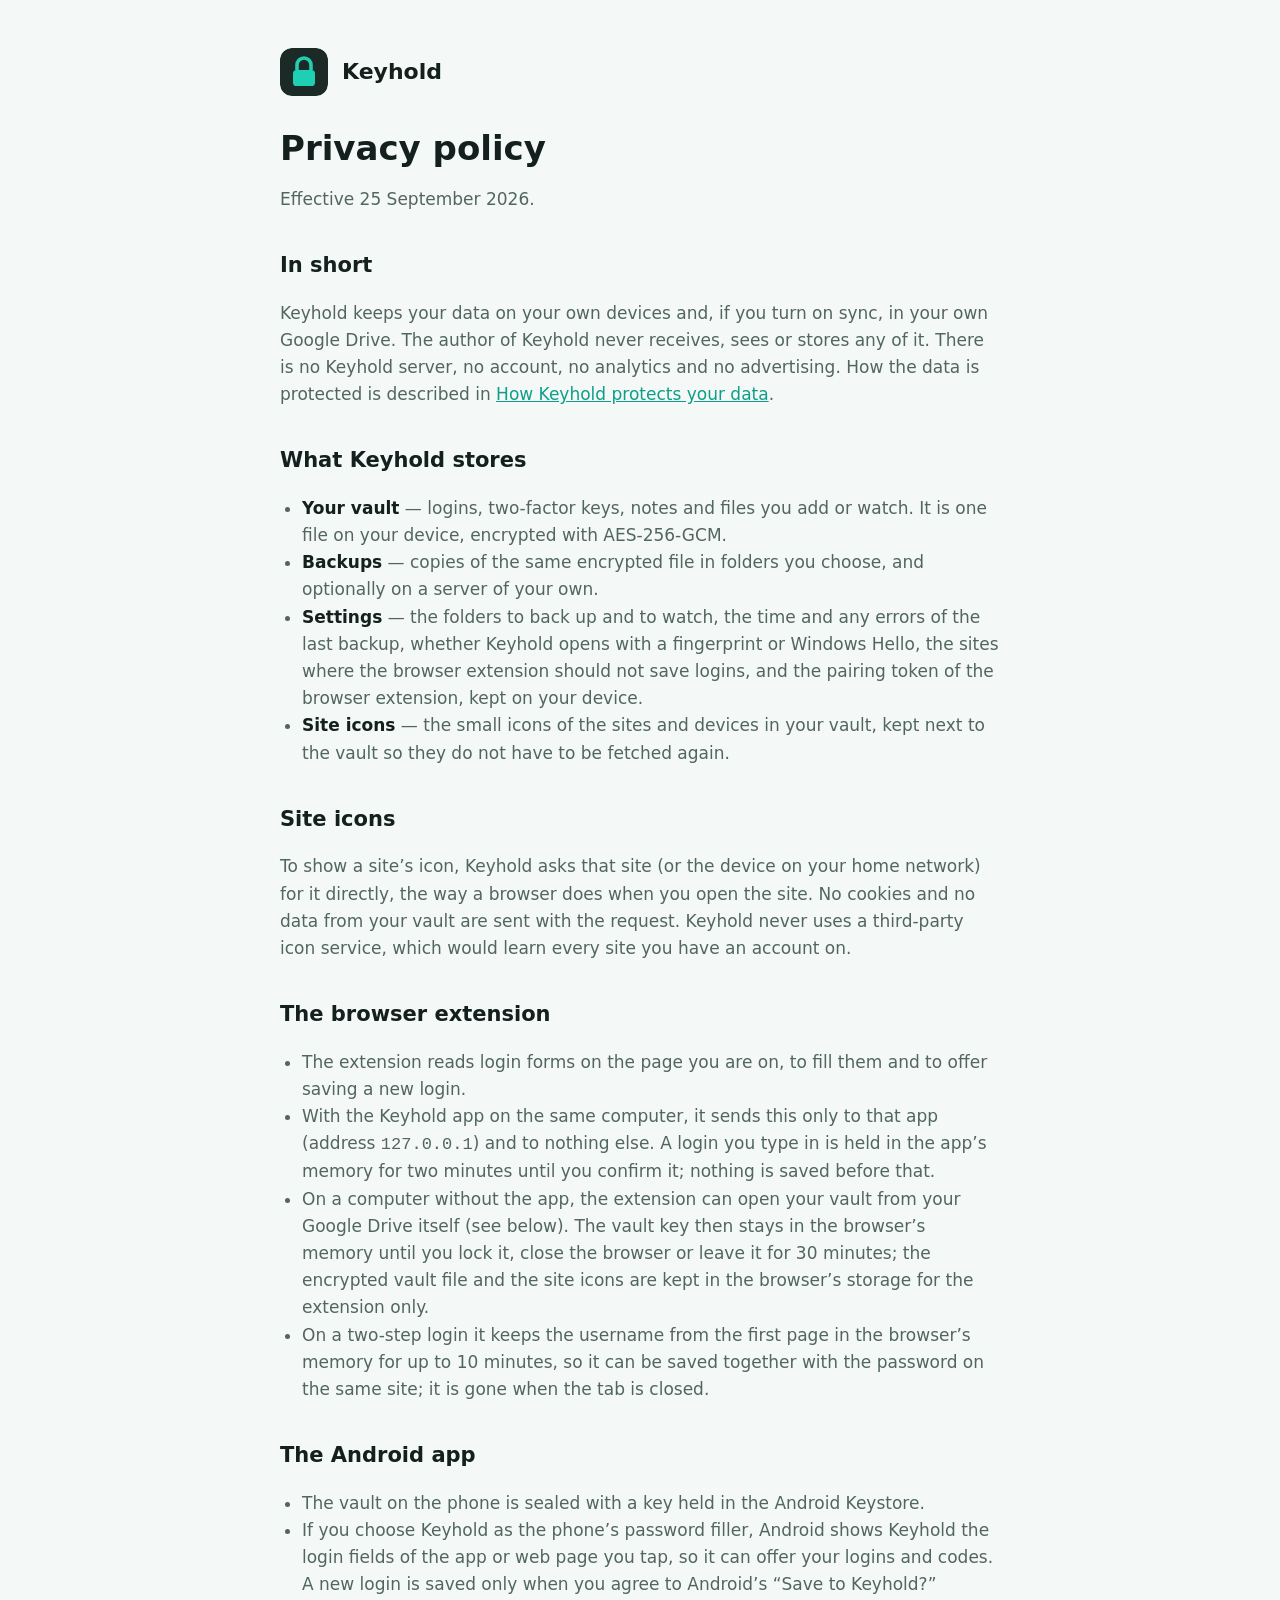
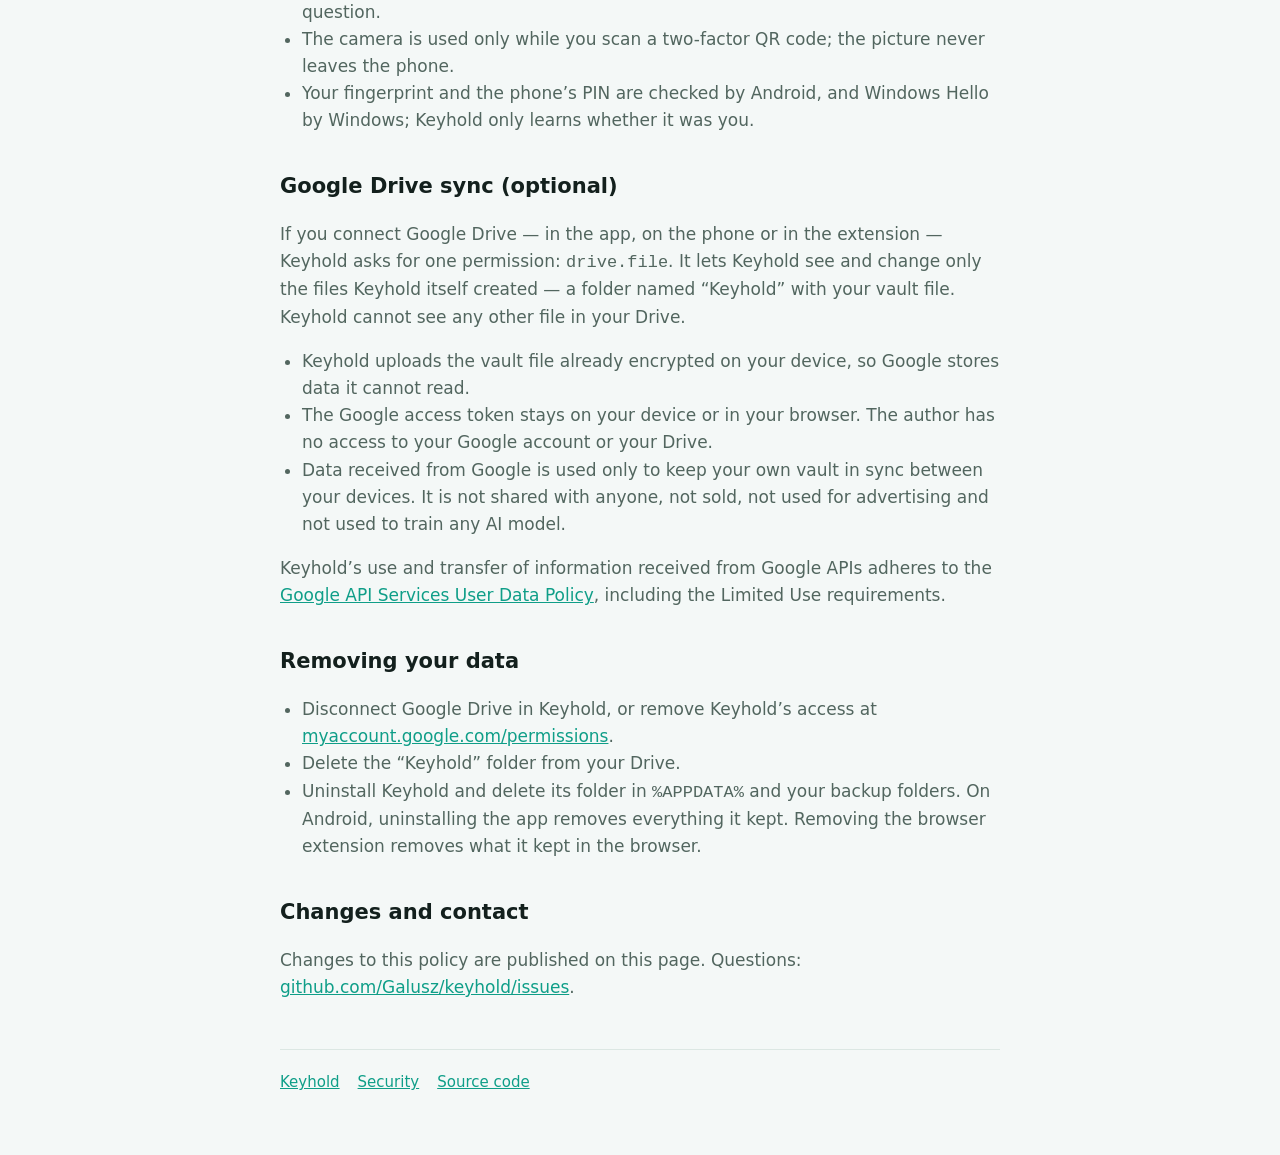
<file: keyhold/privacy.html>
<!doctype html>
<html lang="en">
<head>
<meta charset="utf-8">
<meta name="viewport" content="width=device-width, initial-scale=1">
<title>Keyhold privacy policy — no server, no account, no tracking</title>
<meta name="description" content="What Keyhold stores, where, and what it never sends: no Keyhold server, no account, no analytics. Google Drive sync uses only the drive.file permission.">
<link rel="canonical" href="https://galusz.github.io/keyhold/privacy.html">
<meta property="og:type" content="article">
<meta property="og:site_name" content="Keyhold">
<meta property="og:title" content="Keyhold privacy policy — no server, no account, no tracking">
<meta property="og:description" content="What Keyhold stores, where, and what it never sends: no Keyhold server, no account, no analytics. Google Drive sync uses only the drive.file permission.">
<meta property="og:url" content="https://galusz.github.io/keyhold/privacy.html">
<meta property="og:image" content="https://galusz.github.io/keyhold/og.png">
<meta name="twitter:card" content="summary_large_image">
<link rel="icon" href="icon.svg">
<link rel="stylesheet" href="/style.css">
</head>
<body>
<main>
<header><img src="icon.svg" alt=""><a href="./">Keyhold</a></header>

<h1>Privacy policy</h1>
<p>Effective 25 September 2026.</p>

<h2>In short</h2>
<p>Keyhold keeps your data on your own devices and, if you turn on sync, in your own Google Drive. The author of Keyhold never receives, sees or stores any of it. There is no Keyhold server, no account, no analytics and no advertising. How the data is protected is described in <a href="security.html">How Keyhold protects your data</a>.</p>

<h2>What Keyhold stores</h2>
<ul>
<li><strong>Your vault</strong> — logins, two-factor keys, notes and files you add or watch. It is one file on your device, encrypted with AES-256-GCM.</li>
<li><strong>Backups</strong> — copies of the same encrypted file in folders you choose, and optionally on a server of your own.</li>
<li><strong>Settings</strong> — the folders to back up and to watch, the time and any errors of the last backup, whether Keyhold opens with a fingerprint or Windows Hello, the sites where the browser extension should not save logins, and the pairing token of the browser extension, kept on your device.</li>
<li><strong>Site icons</strong> — the small icons of the sites and devices in your vault, kept next to the vault so they do not have to be fetched again.</li>
</ul>

<h2>Site icons</h2>
<p>To show a site’s icon, Keyhold asks that site (or the device on your home network) for it directly, the way a browser does when you open the site. No cookies and no data from your vault are sent with the request. Keyhold never uses a third-party icon service, which would learn every site you have an account on.</p>

<h2>The browser extension</h2>
<ul>
<li>The extension reads login forms on the page you are on, to fill them and to offer saving a new login.</li>
<li>With the Keyhold app on the same computer, it sends this only to that app (address <code>127.0.0.1</code>) and to nothing else. A login you type in is held in the app’s memory for two minutes until you confirm it; nothing is saved before that.</li>
<li>On a computer without the app, the extension can open your vault from your Google Drive itself (see below). The vault key then stays in the browser’s memory until you lock it, close the browser or leave it for 30 minutes; the encrypted vault file and the site icons are kept in the browser’s storage for the extension only.</li>
<li>On a two-step login it keeps the username from the first page in the browser’s memory for up to 10 minutes, so it can be saved together with the password on the same site; it is gone when the tab is closed.</li>
</ul>

<h2>The Android app</h2>
<ul>
<li>The vault on the phone is sealed with a key held in the Android Keystore.</li>
<li>If you choose Keyhold as the phone’s password filler, Android shows Keyhold the login fields of the app or web page you tap, so it can offer your logins and codes. A new login is saved only when you agree to Android’s “Save to Keyhold?” question.</li>
<li>The camera is used only while you scan a two-factor QR code; the picture never leaves the phone.</li>
<li>Your fingerprint and the phone’s PIN are checked by Android, and Windows Hello by Windows; Keyhold only learns whether it was you.</li>
</ul>

<h2>Google Drive sync (optional)</h2>
<p>If you connect Google Drive — in the app, on the phone or in the extension — Keyhold asks for one permission: <code>drive.file</code>. It lets Keyhold see and change only the files Keyhold itself created — a folder named “Keyhold” with your vault file. Keyhold cannot see any other file in your Drive.</p>
<ul>
<li>Keyhold uploads the vault file already encrypted on your device, so Google stores data it cannot read.</li>
<li>The Google access token stays on your device or in your browser. The author has no access to your Google account or your Drive.</li>
<li>Data received from Google is used only to keep your own vault in sync between your devices. It is not shared with anyone, not sold, not used for advertising and not used to train any AI model.</li>
</ul>
<p>Keyhold’s use and transfer of information received from Google APIs adheres to the <a href="https://developers.google.com/terms/api-services-user-data-policy">Google API Services User Data Policy</a>, including the Limited Use requirements.</p>

<h2>Removing your data</h2>
<ul>
<li>Disconnect Google Drive in Keyhold, or remove Keyhold’s access at <a href="https://myaccount.google.com/permissions">myaccount.google.com/permissions</a>.</li>
<li>Delete the “Keyhold” folder from your Drive.</li>
<li>Uninstall Keyhold and delete its folder in <code>%APPDATA%</code> and your backup folders. On Android, uninstalling the app removes everything it kept. Removing the browser extension removes what it kept in the browser.</li>
</ul>

<h2>Changes and contact</h2>
<p>Changes to this policy are published on this page. Questions: <a href="https://github.com/Galusz/keyhold/issues">github.com/Galusz/keyhold/issues</a>.</p>

<footer><a href="./">Keyhold</a><a href="security.html">Security</a><a href="https://github.com/Galusz/keyhold">Source code</a></footer>
</main>
</body>
</html>
</file>
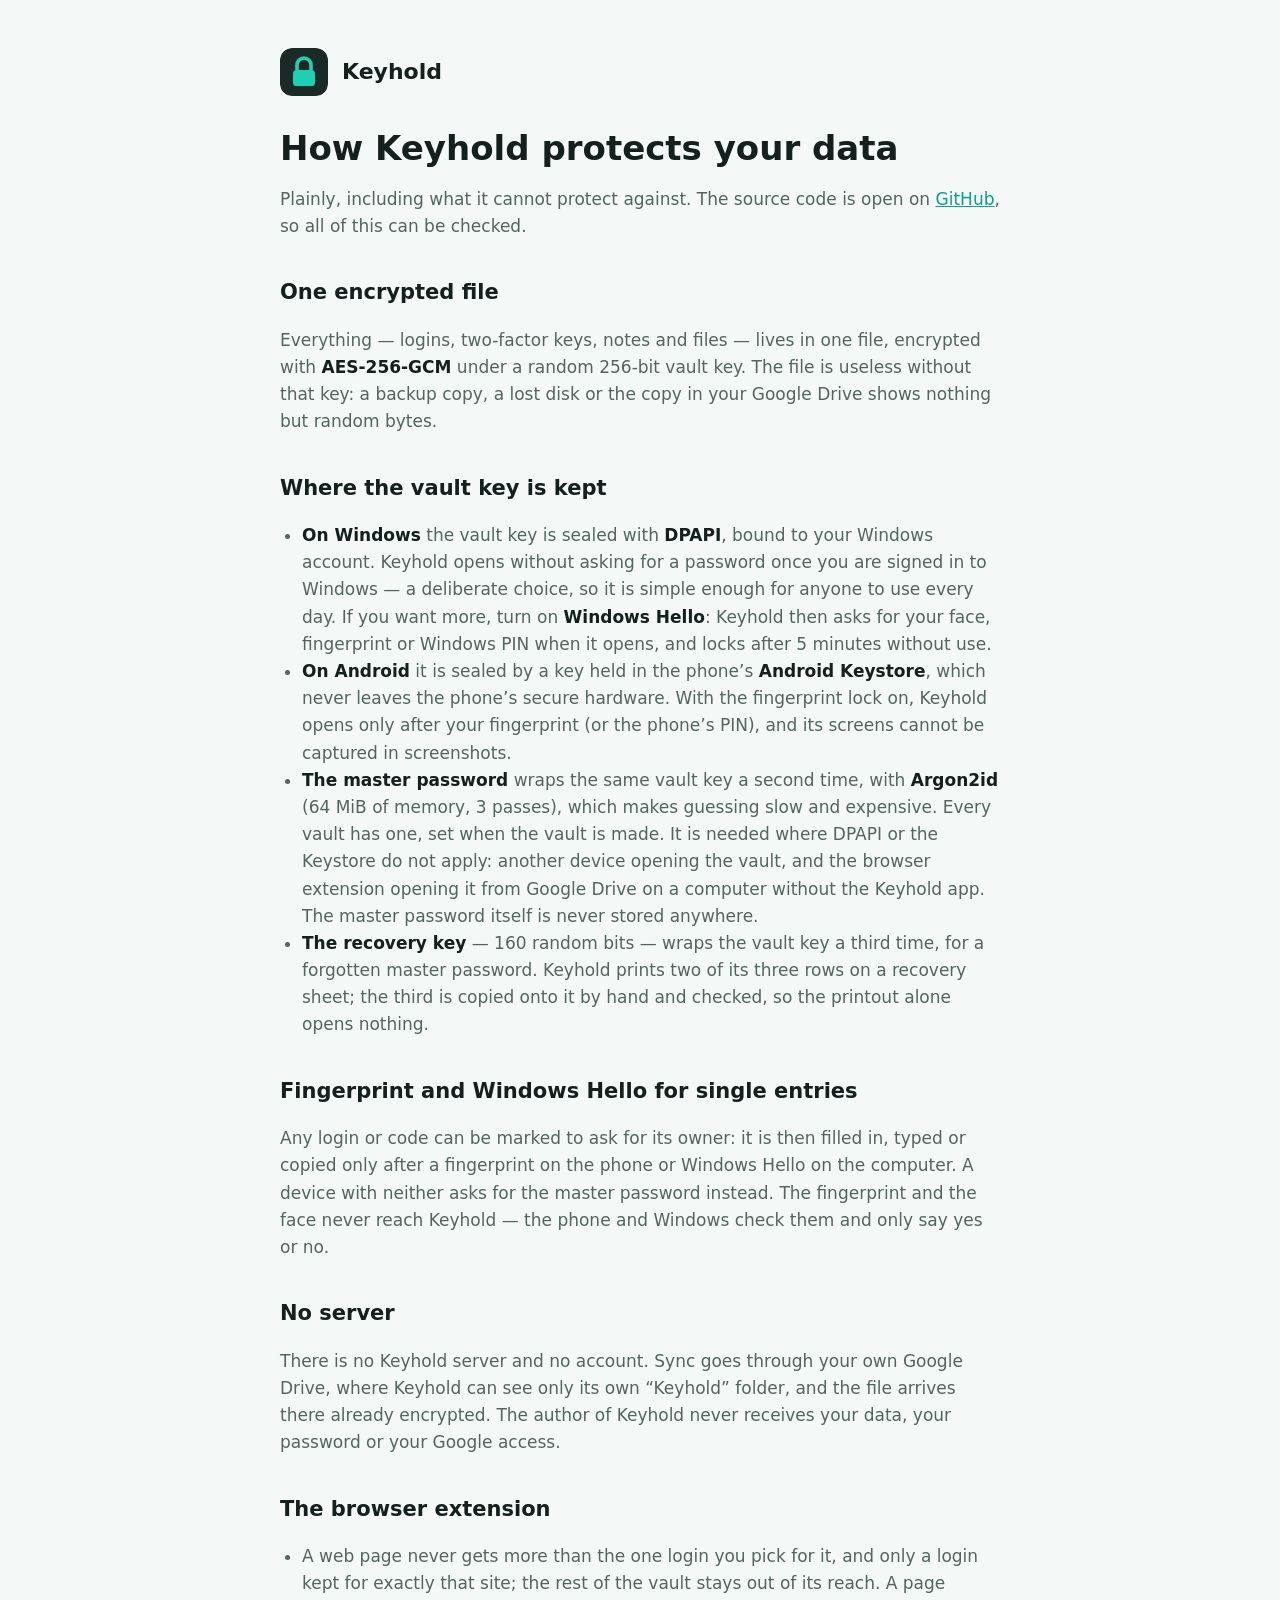
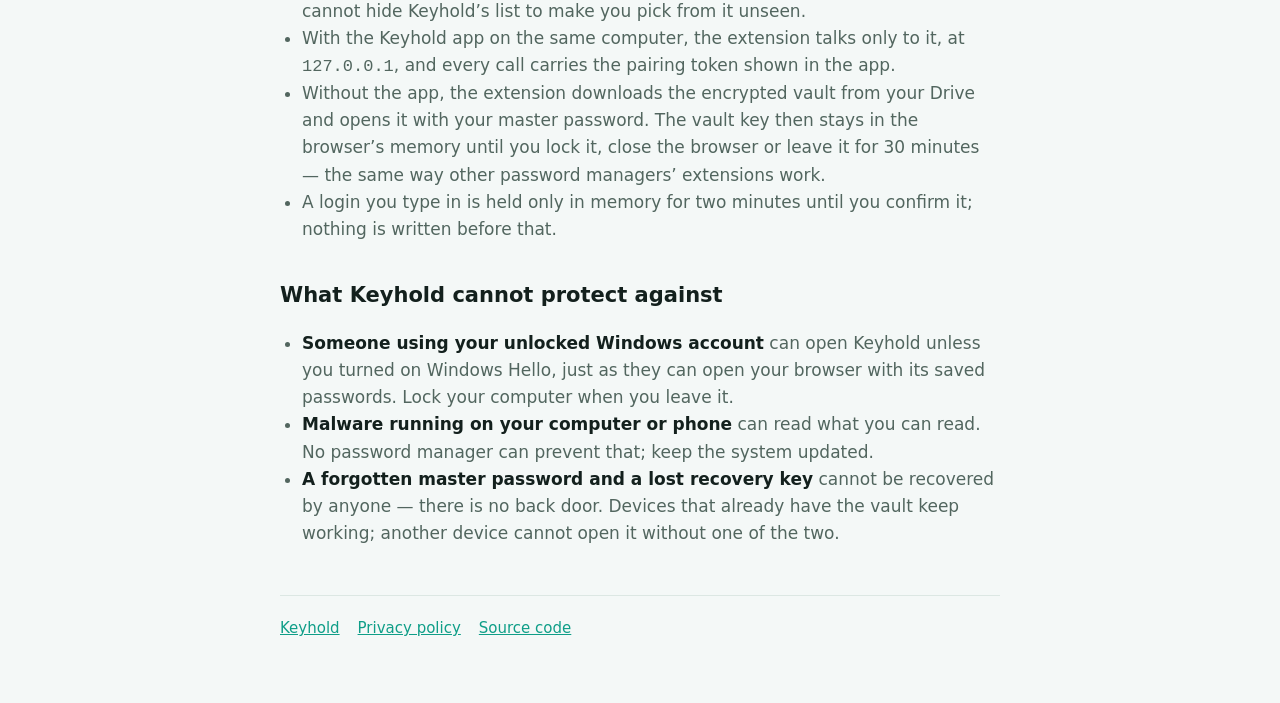
<file: keyhold/security.html>
<!doctype html>
<html lang="en">
<head>
<meta charset="utf-8">
<meta name="viewport" content="width=device-width, initial-scale=1">
<title>How Keyhold protects your passwords — encryption, master password and recovery key</title>
<meta name="description" content="How Keyhold encrypts the vault with AES-256-GCM and Argon2id, what the master password and the recovery key are for, how fingerprint and Windows Hello work, and what it cannot protect against.">
<link rel="canonical" href="https://galusz.github.io/keyhold/security.html">
<meta property="og:type" content="article">
<meta property="og:site_name" content="Keyhold">
<meta property="og:title" content="How Keyhold protects your passwords — encryption, master password and recovery key">
<meta property="og:description" content="How Keyhold encrypts the vault with AES-256-GCM and Argon2id, what the master password and the recovery key are for, how fingerprint and Windows Hello work, and what it cannot protect against.">
<meta property="og:url" content="https://galusz.github.io/keyhold/security.html">
<meta property="og:image" content="https://galusz.github.io/keyhold/og.png">
<meta name="twitter:card" content="summary_large_image">
<link rel="icon" href="icon.svg">
<link rel="stylesheet" href="/style.css">
</head>
<body>
<main>
<header><img src="icon.svg" alt=""><a href="./">Keyhold</a></header>

<h1>How Keyhold protects your data</h1>
<p>Plainly, including what it cannot protect against. The source code is open on <a href="https://github.com/Galusz/keyhold">GitHub</a>, so all of this can be checked.</p>

<h2>One encrypted file</h2>
<p>Everything — logins, two-factor keys, notes and files — lives in one file, encrypted with <strong>AES-256-GCM</strong> under a random 256-bit vault key. The file is useless without that key: a backup copy, a lost disk or the copy in your Google Drive shows nothing but random bytes.</p>

<h2>Where the vault key is kept</h2>
<ul>
<li><strong>On Windows</strong> the vault key is sealed with <strong>DPAPI</strong>, bound to your Windows account. Keyhold opens without asking for a password once you are signed in to Windows — a deliberate choice, so it is simple enough for anyone to use every day. If you want more, turn on <strong>Windows Hello</strong>: Keyhold then asks for your face, fingerprint or Windows PIN when it opens, and locks after 5 minutes without use.</li>
<li><strong>On Android</strong> it is sealed by a key held in the phone’s <strong>Android Keystore</strong>, which never leaves the phone’s secure hardware. With the fingerprint lock on, Keyhold opens only after your fingerprint (or the phone’s PIN), and its screens cannot be captured in screenshots.</li>
<li><strong>The master password</strong> wraps the same vault key a second time, with <strong>Argon2id</strong> (64 MiB of memory, 3 passes), which makes guessing slow and expensive. Every vault has one, set when the vault is made. It is needed where DPAPI or the Keystore do not apply: another device opening the vault, and the browser extension opening it from Google Drive on a computer without the Keyhold app. The master password itself is never stored anywhere.</li>
<li><strong>The recovery key</strong> — 160 random bits — wraps the vault key a third time, for a forgotten master password. Keyhold prints two of its three rows on a recovery sheet; the third is copied onto it by hand and checked, so the printout alone opens nothing.</li>
</ul>

<h2>Fingerprint and Windows Hello for single entries</h2>
<p>Any login or code can be marked to ask for its owner: it is then filled in, typed or copied only after a fingerprint on the phone or Windows Hello on the computer. A device with neither asks for the master password instead. The fingerprint and the face never reach Keyhold — the phone and Windows check them and only say yes or no.</p>

<h2>No server</h2>
<p>There is no Keyhold server and no account. Sync goes through your own Google Drive, where Keyhold can see only its own “Keyhold” folder, and the file arrives there already encrypted. The author of Keyhold never receives your data, your password or your Google access.</p>

<h2>The browser extension</h2>
<ul>
<li>A web page never gets more than the one login you pick for it, and only a login kept for exactly that site; the rest of the vault stays out of its reach. A page cannot hide Keyhold’s list to make you pick from it unseen.</li>
<li>With the Keyhold app on the same computer, the extension talks only to it, at <code>127.0.0.1</code>, and every call carries the pairing token shown in the app.</li>
<li>Without the app, the extension downloads the encrypted vault from your Drive and opens it with your master password. The vault key then stays in the browser’s memory until you lock it, close the browser or leave it for 30 minutes — the same way other password managers’ extensions work.</li>
<li>A login you type in is held only in memory for two minutes until you confirm it; nothing is written before that.</li>
</ul>

<h2>What Keyhold cannot protect against</h2>
<ul>
<li><strong>Someone using your unlocked Windows account</strong> can open Keyhold unless you turned on Windows Hello, just as they can open your browser with its saved passwords. Lock your computer when you leave it.</li>
<li><strong>Malware running on your computer or phone</strong> can read what you can read. No password manager can prevent that; keep the system updated.</li>
<li><strong>A forgotten master password and a lost recovery key</strong> cannot be recovered by anyone — there is no back door. Devices that already have the vault keep working; another device cannot open it without one of the two.</li>
</ul>

<footer><a href="./">Keyhold</a><a href="privacy.html">Privacy policy</a><a href="https://github.com/Galusz/keyhold">Source code</a></footer>
</main>
</body>
</html>
</file>
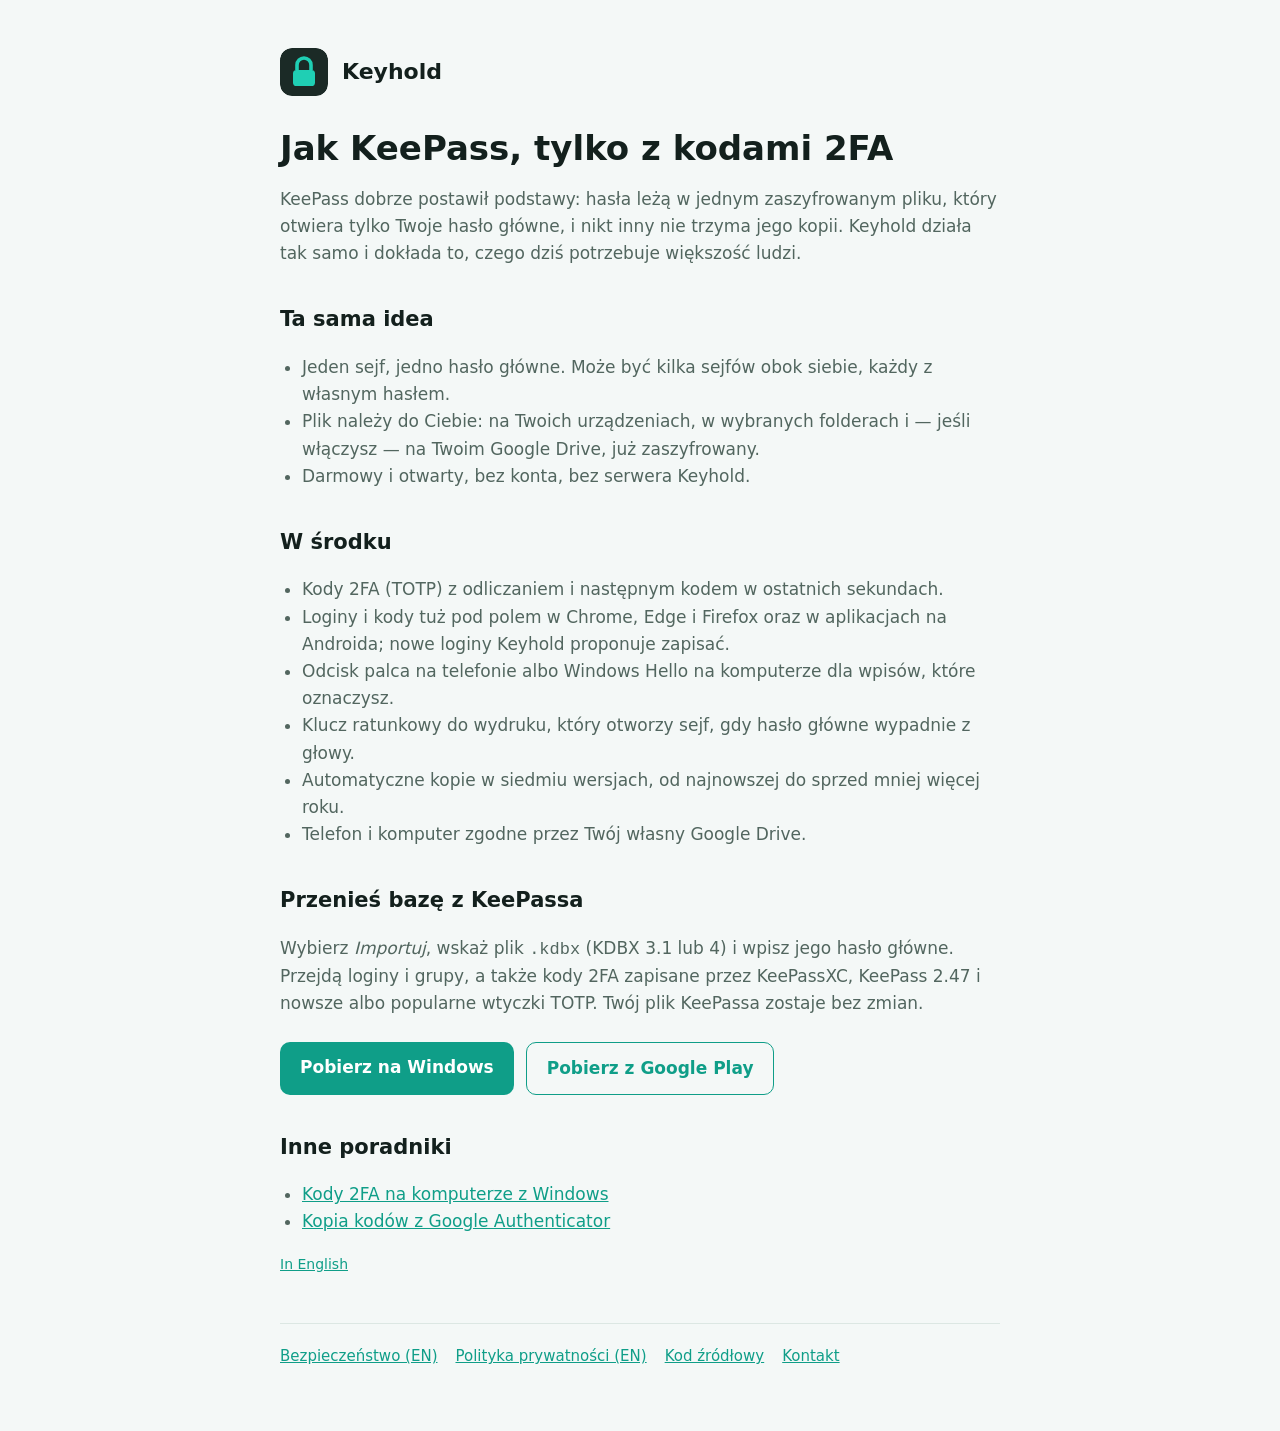
<file: keyhold/pl/keepass-z-kodami-2fa.html>
<!doctype html>
<html lang="pl">
<head>
<meta charset="utf-8">
<meta name="viewport" content="width=device-width, initial-scale=1">
<title>Sejf na hasła jak KeePass, z kodami 2FA — Keyhold</title>
<meta name="description" content="Keyhold działa jak KeePass — jeden sejf, jedno hasło główne, bez naszej chmury — i dodaje kody 2FA, uzupełnianie w przeglądarce i aplikacjach na Androida oraz automatyczne kopie. Otwiera pliki .kdbx.">
<link rel="canonical" href="https://galusz.github.io/keyhold/pl/keepass-z-kodami-2fa.html">
<link rel="alternate" hreflang="en" href="https://galusz.github.io/keyhold/keepass-with-2fa.html">
<link rel="alternate" hreflang="pl" href="https://galusz.github.io/keyhold/pl/keepass-z-kodami-2fa.html">
<link rel="alternate" hreflang="x-default" href="https://galusz.github.io/keyhold/keepass-with-2fa.html">
<link rel="icon" href="../icon.svg">
<link rel="stylesheet" href="/style.css">
<meta property="og:type" content="article">
<meta property="og:site_name" content="Keyhold">
<meta property="og:title" content="Jak KeePass, tylko z kodami 2FA">
<meta property="og:description" content="Keyhold działa jak KeePass — jeden sejf, jedno hasło główne, bez naszej chmury — i dodaje kody 2FA, uzupełnianie w przeglądarce i aplikacjach na Androida oraz automatyczne kopie. Otwiera pliki .kdbx.">
<meta property="og:url" content="https://galusz.github.io/keyhold/pl/keepass-z-kodami-2fa.html">
<meta property="og:image" content="https://galusz.github.io/keyhold/og.png">
<meta name="twitter:card" content="summary_large_image">
</head>
<body>
<main>
<header><img src="../icon.svg" alt=""><a href="../">Keyhold</a></header>

<h1>Jak KeePass, tylko z kodami 2FA</h1>
<p>KeePass dobrze postawił podstawy: hasła leżą w jednym zaszyfrowanym pliku, który otwiera tylko Twoje hasło główne, i nikt inny nie trzyma jego kopii. Keyhold działa tak samo i dokłada to, czego dziś potrzebuje większość ludzi.</p>

<h2>Ta sama idea</h2>
<ul>
<li>Jeden sejf, jedno hasło główne. Może być kilka sejfów obok siebie, każdy z własnym hasłem.</li>
<li>Plik należy do Ciebie: na Twoich urządzeniach, w wybranych folderach i — jeśli włączysz — na Twoim Google Drive, już zaszyfrowany.</li>
<li>Darmowy i otwarty, bez konta, bez serwera Keyhold.</li>
</ul>

<h2>W środku</h2>
<ul>
<li>Kody 2FA (TOTP) z odliczaniem i następnym kodem w ostatnich sekundach.</li>
<li>Loginy i kody tuż pod polem w Chrome, Edge i Firefox oraz w aplikacjach na Androida; nowe loginy Keyhold proponuje zapisać.</li>
<li>Odcisk palca na telefonie albo Windows Hello na komputerze dla wpisów, które oznaczysz.</li>
<li>Klucz ratunkowy do wydruku, który otworzy sejf, gdy hasło główne wypadnie z głowy.</li>
<li>Automatyczne kopie w siedmiu wersjach, od najnowszej do sprzed mniej więcej roku.</li>
<li>Telefon i komputer zgodne przez Twój własny Google Drive.</li>
</ul>

<h2>Przenieś bazę z KeePassa</h2>
<p>Wybierz <em>Importuj</em>, wskaż plik <code>.kdbx</code> (KDBX 3.1 lub 4) i wpisz jego hasło główne. Przejdą loginy i grupy, a także kody 2FA zapisane przez KeePassXC, KeePass 2.47 i nowsze albo popularne wtyczki TOTP. Twój plik KeePassa zostaje bez zmian.</p>

<div class="buttons">
<a class="btn" href="https://github.com/Galusz/keyhold/releases/latest">Pobierz na Windows</a>
<a class="btn secondary" href="https://play.google.com/store/apps/details?id=pl.zkv.keyhold">Pobierz z Google Play</a>
</div>

<h2>Inne poradniki</h2>
<ul><li><a href="kody-2fa-na-komputerze.html">Kody 2FA na komputerze z Windows</a></li><li><a href="kopia-google-authenticator.html">Kopia kodów z Google Authenticator</a></li></ul>
<p class="small"><a href="../keepass-with-2fa.html" hreflang="en">In English</a></p>

<footer><a href="../security.html">Bezpieczeństwo (EN)</a><a href="../privacy.html">Polityka prywatności (EN)</a><a href="https://github.com/Galusz/keyhold">Kod źródłowy</a><a href="https://github.com/Galusz/keyhold/issues">Kontakt</a></footer>
</main>
</body>
</html>
</file>
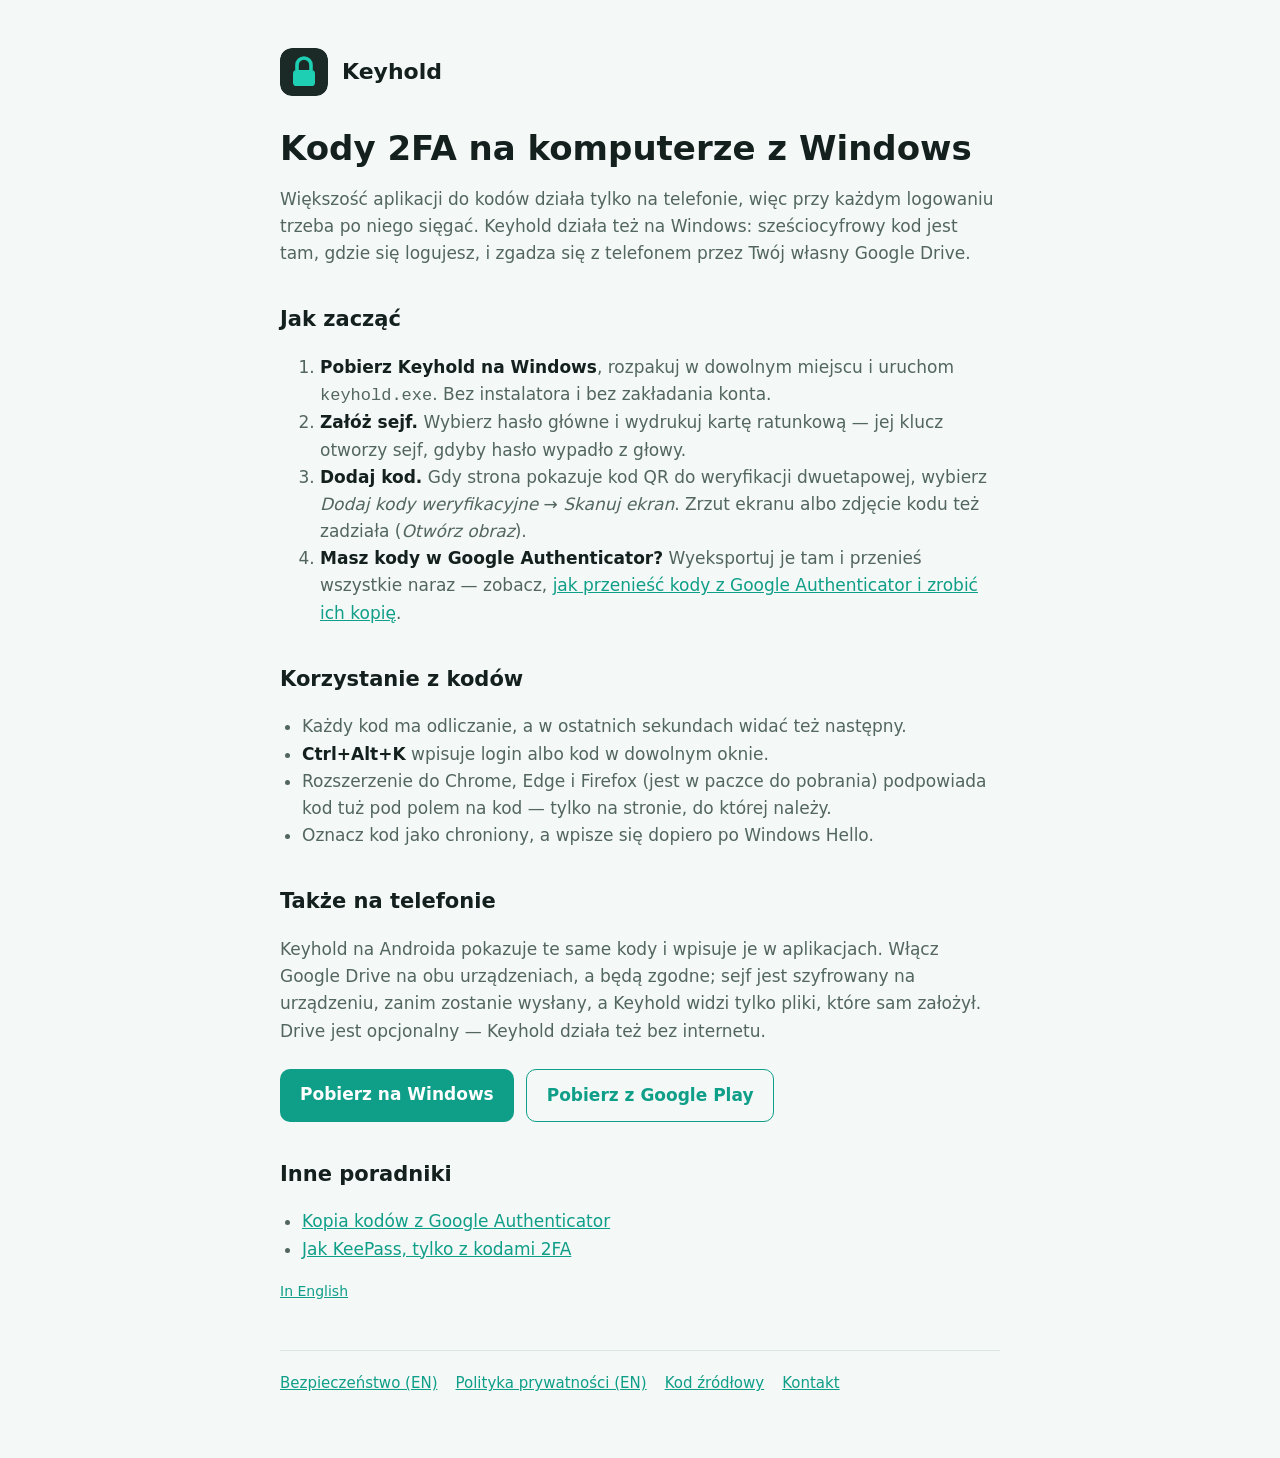
<file: keyhold/pl/kody-2fa-na-komputerze.html>
<!doctype html>
<html lang="pl">
<head>
<meta charset="utf-8">
<meta name="viewport" content="width=device-width, initial-scale=1">
<title>Kody 2FA na komputerze z Windows — Keyhold</title>
<meta name="description" content="Kody weryfikacji dwuetapowej na komputerze z Windows: zeskanuj kod QR z ekranu, wpisuj kody skrótem Ctrl+Alt+K, uzupełniaj je w Chrome, Edge i Firefox i trzymaj w zgodzie z telefonem.">
<link rel="canonical" href="https://galusz.github.io/keyhold/pl/kody-2fa-na-komputerze.html">
<link rel="alternate" hreflang="en" href="https://galusz.github.io/keyhold/2fa-codes-on-windows.html">
<link rel="alternate" hreflang="pl" href="https://galusz.github.io/keyhold/pl/kody-2fa-na-komputerze.html">
<link rel="alternate" hreflang="x-default" href="https://galusz.github.io/keyhold/2fa-codes-on-windows.html">
<link rel="icon" href="../icon.svg">
<link rel="stylesheet" href="/style.css">
<meta property="og:type" content="article">
<meta property="og:site_name" content="Keyhold">
<meta property="og:title" content="Kody 2FA na komputerze z Windows">
<meta property="og:description" content="Kody weryfikacji dwuetapowej na komputerze z Windows: zeskanuj kod QR z ekranu, wpisuj kody skrótem Ctrl+Alt+K, uzupełniaj je w Chrome, Edge i Firefox i trzymaj w zgodzie z telefonem.">
<meta property="og:url" content="https://galusz.github.io/keyhold/pl/kody-2fa-na-komputerze.html">
<meta property="og:image" content="https://galusz.github.io/keyhold/og.png">
<meta name="twitter:card" content="summary_large_image">
</head>
<body>
<main>
<header><img src="../icon.svg" alt=""><a href="../">Keyhold</a></header>

<h1>Kody 2FA na komputerze z Windows</h1>
<p>Większość aplikacji do kodów działa tylko na telefonie, więc przy każdym logowaniu trzeba po niego sięgać. Keyhold działa też na Windows: sześciocyfrowy kod jest tam, gdzie się logujesz, i zgadza się z telefonem przez Twój własny Google Drive.</p>

<h2>Jak zacząć</h2>
<ol>
<li><strong>Pobierz Keyhold na Windows</strong>, rozpakuj w dowolnym miejscu i uruchom <code>keyhold.exe</code>. Bez instalatora i bez zakładania konta.</li>
<li><strong>Załóż sejf.</strong> Wybierz hasło główne i wydrukuj kartę ratunkową — jej klucz otworzy sejf, gdyby hasło wypadło z głowy.</li>
<li><strong>Dodaj kod.</strong> Gdy strona pokazuje kod QR do weryfikacji dwuetapowej, wybierz <em>Dodaj kody weryfikacyjne</em> → <em>Skanuj ekran</em>. Zrzut ekranu albo zdjęcie kodu też zadziała (<em>Otwórz obraz</em>).</li>
<li><strong>Masz kody w Google Authenticator?</strong> Wyeksportuj je tam i przenieś wszystkie naraz — zobacz, <a href="kopia-google-authenticator.html">jak przenieść kody z Google Authenticator i zrobić ich kopię</a>.</li>
</ol>

<h2>Korzystanie z kodów</h2>
<ul>
<li>Każdy kod ma odliczanie, a w ostatnich sekundach widać też następny.</li>
<li><strong>Ctrl+Alt+K</strong> wpisuje login albo kod w dowolnym oknie.</li>
<li>Rozszerzenie do Chrome, Edge i Firefox (jest w paczce do pobrania) podpowiada kod tuż pod polem na kod — tylko na stronie, do której należy.</li>
<li>Oznacz kod jako chroniony, a wpisze się dopiero po Windows Hello.</li>
</ul>

<h2>Także na telefonie</h2>
<p>Keyhold na Androida pokazuje te same kody i wpisuje je w aplikacjach. Włącz Google Drive na obu urządzeniach, a będą zgodne; sejf jest szyfrowany na urządzeniu, zanim zostanie wysłany, a Keyhold widzi tylko pliki, które sam założył. Drive jest opcjonalny — Keyhold działa też bez internetu.</p>

<div class="buttons">
<a class="btn" href="https://github.com/Galusz/keyhold/releases/latest">Pobierz na Windows</a>
<a class="btn secondary" href="https://play.google.com/store/apps/details?id=pl.zkv.keyhold">Pobierz z Google Play</a>
</div>

<h2>Inne poradniki</h2>
<ul><li><a href="kopia-google-authenticator.html">Kopia kodów z Google Authenticator</a></li><li><a href="keepass-z-kodami-2fa.html">Jak KeePass, tylko z kodami 2FA</a></li></ul>
<p class="small"><a href="../2fa-codes-on-windows.html" hreflang="en">In English</a></p>

<footer><a href="../security.html">Bezpieczeństwo (EN)</a><a href="../privacy.html">Polityka prywatności (EN)</a><a href="https://github.com/Galusz/keyhold">Kod źródłowy</a><a href="https://github.com/Galusz/keyhold/issues">Kontakt</a></footer>
</main>
</body>
</html>
</file>
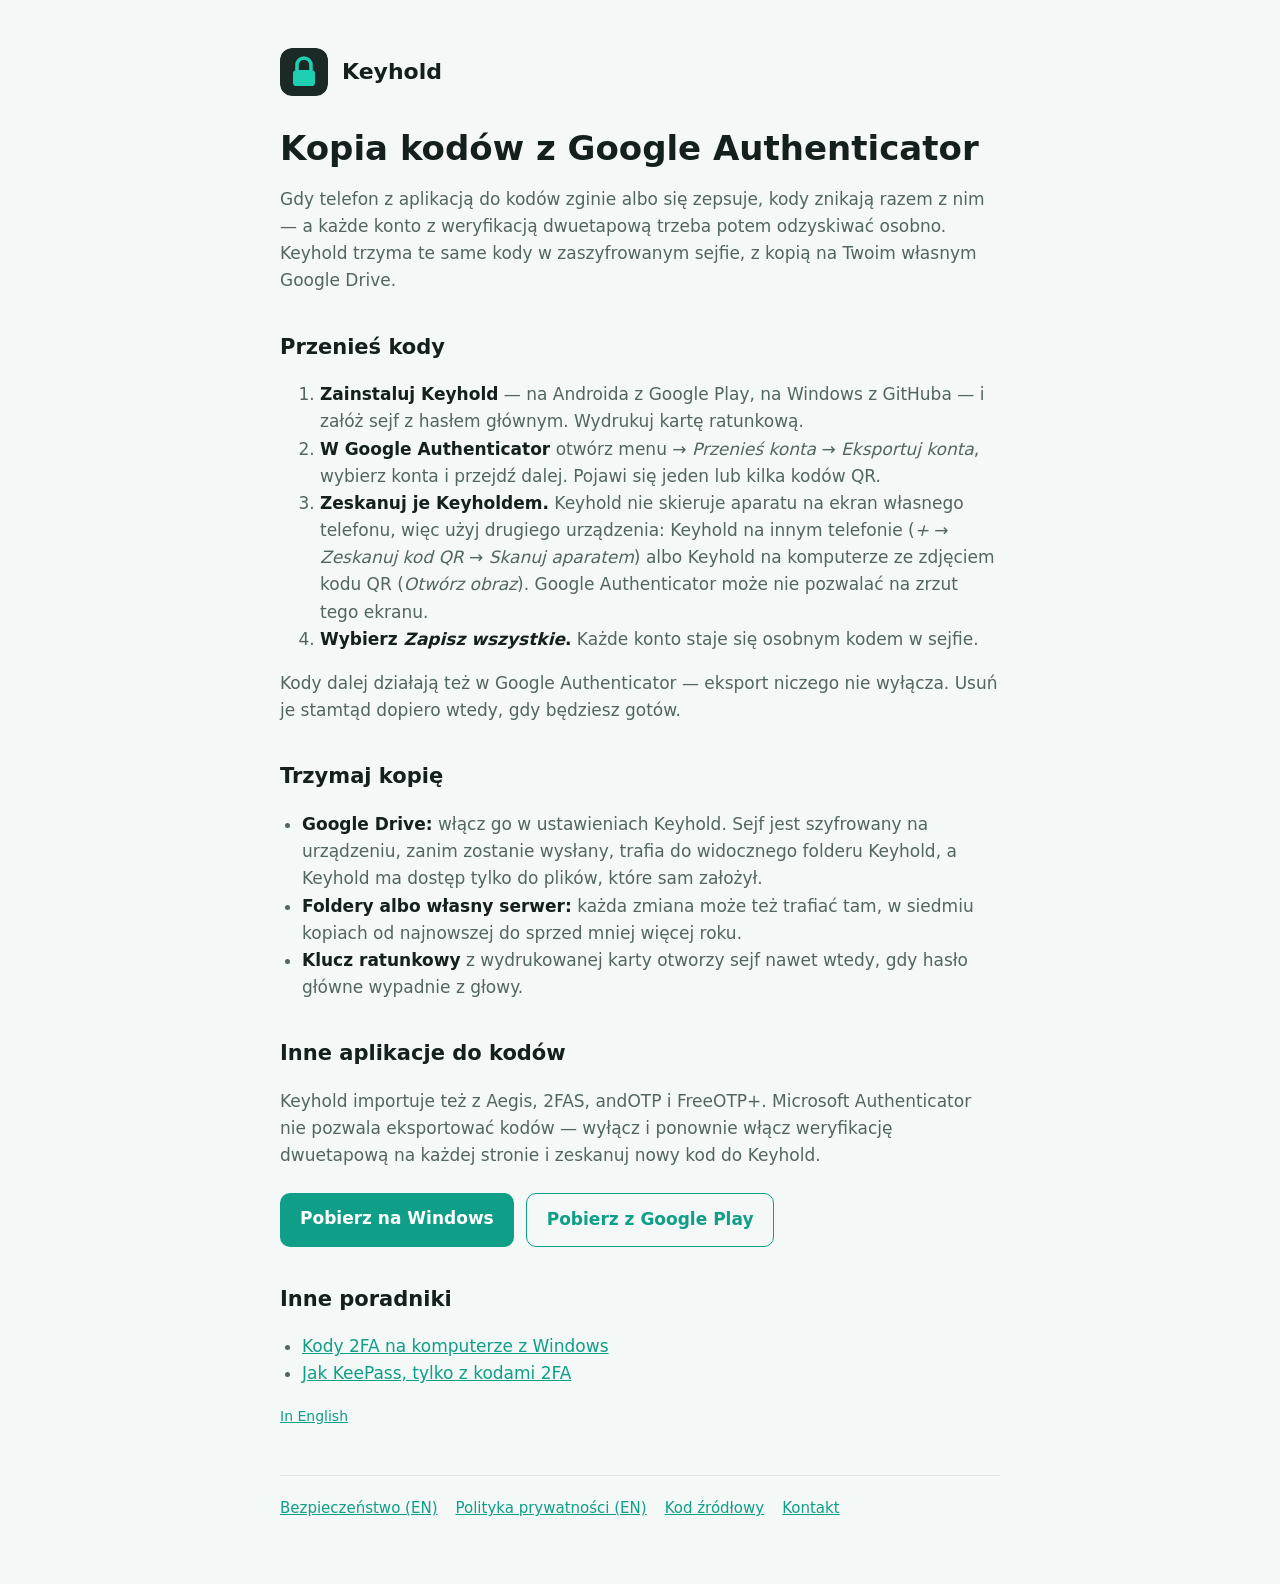
<file: keyhold/pl/kopia-google-authenticator.html>
<!doctype html>
<html lang="pl">
<head>
<meta charset="utf-8">
<meta name="viewport" content="width=device-width, initial-scale=1">
<title>Kopia kodów z Google Authenticator — Keyhold</title>
<meta name="description" content="Przenieś kody z Google Authenticator do Keyhold jednym skanem i trzymaj zaszyfrowaną kopię na własnym Google Drive — zgubiony telefon nie odetnie Cię od kont.">
<link rel="canonical" href="https://galusz.github.io/keyhold/pl/kopia-google-authenticator.html">
<link rel="alternate" hreflang="en" href="https://galusz.github.io/keyhold/google-authenticator-backup.html">
<link rel="alternate" hreflang="pl" href="https://galusz.github.io/keyhold/pl/kopia-google-authenticator.html">
<link rel="alternate" hreflang="x-default" href="https://galusz.github.io/keyhold/google-authenticator-backup.html">
<link rel="icon" href="../icon.svg">
<link rel="stylesheet" href="/style.css">
<meta property="og:type" content="article">
<meta property="og:site_name" content="Keyhold">
<meta property="og:title" content="Kopia kodów z Google Authenticator">
<meta property="og:description" content="Przenieś kody z Google Authenticator do Keyhold jednym skanem i trzymaj zaszyfrowaną kopię na własnym Google Drive — zgubiony telefon nie odetnie Cię od kont.">
<meta property="og:url" content="https://galusz.github.io/keyhold/pl/kopia-google-authenticator.html">
<meta property="og:image" content="https://galusz.github.io/keyhold/og.png">
<meta name="twitter:card" content="summary_large_image">
</head>
<body>
<main>
<header><img src="../icon.svg" alt=""><a href="../">Keyhold</a></header>

<h1>Kopia kodów z Google Authenticator</h1>
<p>Gdy telefon z aplikacją do kodów zginie albo się zepsuje, kody znikają razem z nim — a każde konto z weryfikacją dwuetapową trzeba potem odzyskiwać osobno. Keyhold trzyma te same kody w zaszyfrowanym sejfie, z kopią na Twoim własnym Google Drive.</p>

<h2>Przenieś kody</h2>
<ol>
<li><strong>Zainstaluj Keyhold</strong> — na Androida z Google Play, na Windows z GitHuba — i załóż sejf z hasłem głównym. Wydrukuj kartę ratunkową.</li>
<li><strong>W Google Authenticator</strong> otwórz menu → <em>Przenieś konta</em> → <em>Eksportuj konta</em>, wybierz konta i przejdź dalej. Pojawi się jeden lub kilka kodów QR.</li>
<li><strong>Zeskanuj je Keyholdem.</strong> Keyhold nie skieruje aparatu na ekran własnego telefonu, więc użyj drugiego urządzenia: Keyhold na innym telefonie (<em>+</em> → <em>Zeskanuj kod QR</em> → <em>Skanuj aparatem</em>) albo Keyhold na komputerze ze zdjęciem kodu QR (<em>Otwórz obraz</em>). Google Authenticator może nie pozwalać na zrzut tego ekranu.</li>
<li><strong>Wybierz <em>Zapisz wszystkie</em>.</strong> Każde konto staje się osobnym kodem w sejfie.</li>
</ol>
<p>Kody dalej działają też w Google Authenticator — eksport niczego nie wyłącza. Usuń je stamtąd dopiero wtedy, gdy będziesz gotów.</p>

<h2>Trzymaj kopię</h2>
<ul>
<li><strong>Google Drive:</strong> włącz go w ustawieniach Keyhold. Sejf jest szyfrowany na urządzeniu, zanim zostanie wysłany, trafia do widocznego folderu Keyhold, a Keyhold ma dostęp tylko do plików, które sam założył.</li>
<li><strong>Foldery albo własny serwer:</strong> każda zmiana może też trafiać tam, w siedmiu kopiach od najnowszej do sprzed mniej więcej roku.</li>
<li><strong>Klucz ratunkowy</strong> z wydrukowanej karty otworzy sejf nawet wtedy, gdy hasło główne wypadnie z głowy.</li>
</ul>

<h2>Inne aplikacje do kodów</h2>
<p>Keyhold importuje też z Aegis, 2FAS, andOTP i FreeOTP+. Microsoft Authenticator nie pozwala eksportować kodów — wyłącz i ponownie włącz weryfikację dwuetapową na każdej stronie i zeskanuj nowy kod do Keyhold.</p>

<div class="buttons">
<a class="btn" href="https://github.com/Galusz/keyhold/releases/latest">Pobierz na Windows</a>
<a class="btn secondary" href="https://play.google.com/store/apps/details?id=pl.zkv.keyhold">Pobierz z Google Play</a>
</div>

<h2>Inne poradniki</h2>
<ul><li><a href="kody-2fa-na-komputerze.html">Kody 2FA na komputerze z Windows</a></li><li><a href="keepass-z-kodami-2fa.html">Jak KeePass, tylko z kodami 2FA</a></li></ul>
<p class="small"><a href="../google-authenticator-backup.html" hreflang="en">In English</a></p>

<footer><a href="../security.html">Bezpieczeństwo (EN)</a><a href="../privacy.html">Polityka prywatności (EN)</a><a href="https://github.com/Galusz/keyhold">Kod źródłowy</a><a href="https://github.com/Galusz/keyhold/issues">Kontakt</a></footer>
</main>
</body>
</html>
</file>
<file: style.css>
:root { --bg: #F4F8F7; --fg: #13201D; --muted: #52665F; --accent: #0F9E88; --card: #FFFFFF; --line: #DCE7E3; }
@media (prefers-color-scheme: dark) {
  :root { --bg: #0E1715; --fg: #E6F2EE; --muted: #9AB3AB; --accent: #1FCFB4; --card: #16211E; --line: #243632; }
}
* { box-sizing: border-box; }
body { margin: 0; background: var(--bg); color: var(--fg); font: 17px/1.6 system-ui, -apple-system, "Segoe UI", sans-serif; }
main { max-width: 760px; margin: 0 auto; padding: 48px 20px 64px; }
header { display: flex; align-items: center; gap: 14px; margin-bottom: 32px; }
header img { width: 48px; height: 48px; border-radius: 12px; }
header a { color: inherit; text-decoration: none; font-weight: 700; font-size: 22px; }
h1 { font-size: 34px; line-height: 1.2; margin: 0 0 12px; }
h2 { font-size: 21px; margin: 36px 0 8px; }
p, li { color: var(--muted); }
strong { color: var(--fg); }
a { color: var(--accent); }
ul { padding-left: 22px; }
.card { background: var(--card); border: 1px solid var(--line); border-radius: 14px; padding: 20px 22px; margin: 14px 0; }
.card h3 { margin: 0 0 4px; font-size: 17px; }
.card p { margin: 0; }
footer { margin-top: 48px; padding-top: 20px; border-top: 1px solid var(--line); font-size: 15px; color: var(--muted); }
footer a { margin-right: 18px; }
.buttons { display: flex; flex-wrap: wrap; gap: 12px; margin: 24px 0 8px; }
.btn { display: inline-block; background: var(--accent); color: #fff; font-weight: 600; text-decoration: none; padding: 12px 20px; border-radius: 10px; }
.btn.secondary { background: transparent; color: var(--accent); border: 1.5px solid var(--accent); }
.small { font-size: 14px; }
.shot { margin: 28px 0; }
.shot img { width: 100%; height: auto; border-radius: 12px; border: 1px solid var(--line); display: block; }
.shot figcaption { font-size: 14px; color: var(--muted); margin-top: 8px; }
details { background: var(--card); border: 1px solid var(--line); border-radius: 12px; padding: 14px 18px; margin: 10px 0; }
details summary { cursor: pointer; font-weight: 600; color: var(--fg); }
details p { margin: 10px 0 0; }
</file>
